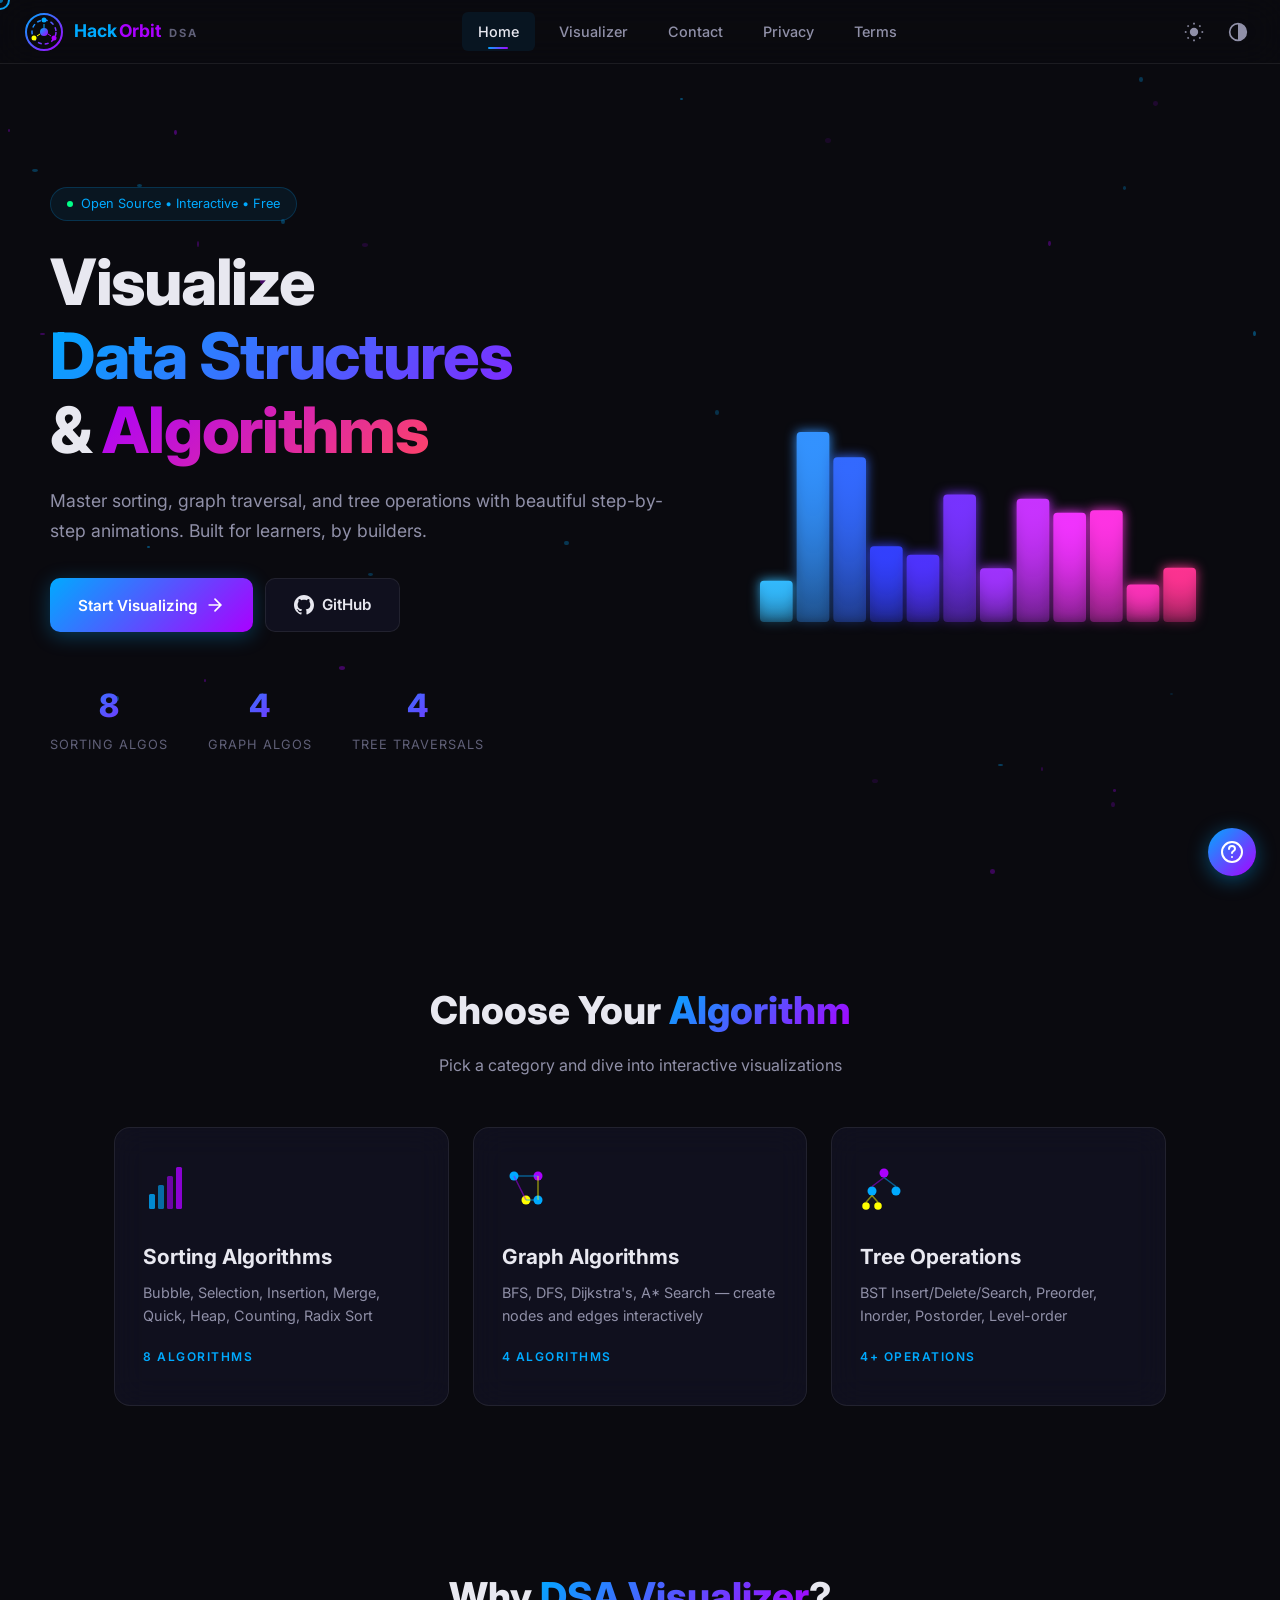
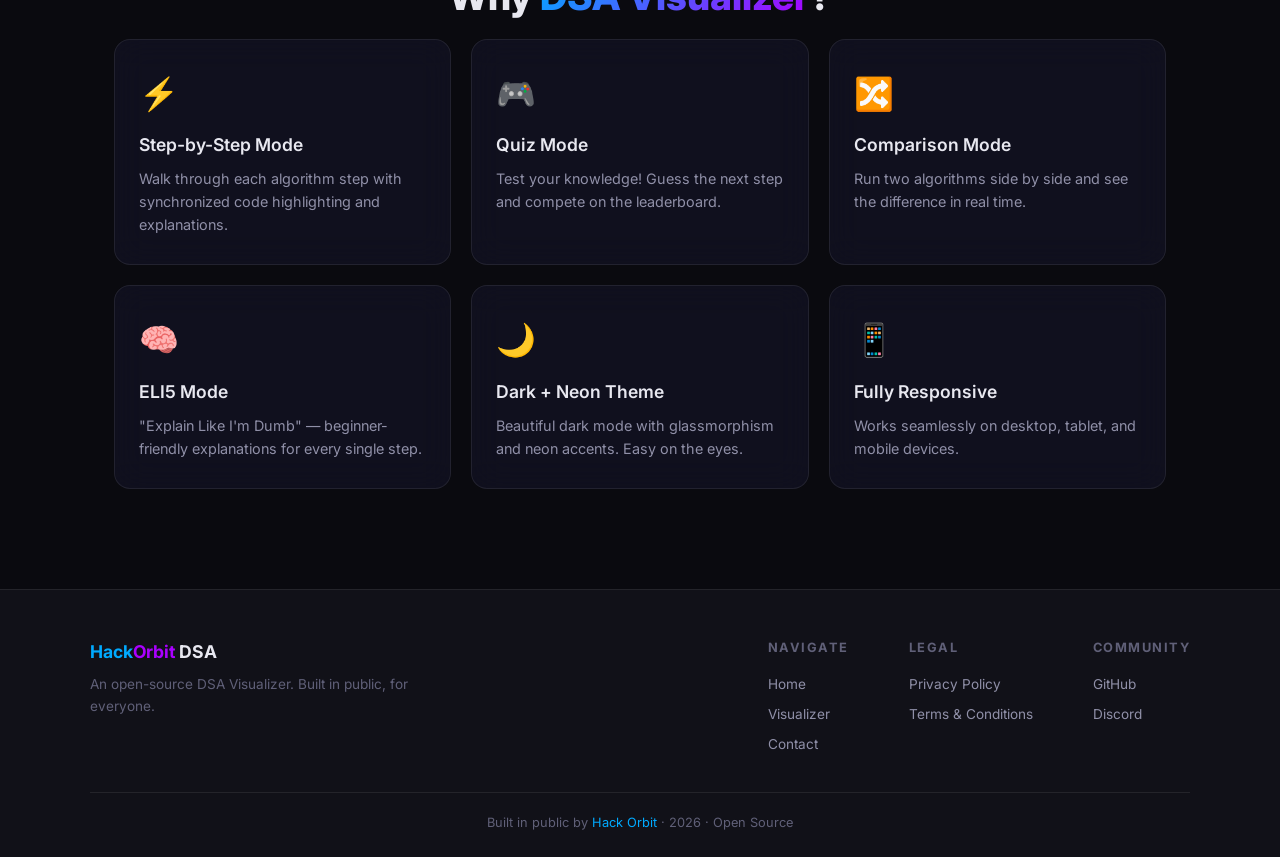
<file: index.html>
<!-- Hack Orbit Project
Copyright © Hack Orbit Global.
Open-source for learning only. Credit required. No commercial use. -->
<!DOCTYPE html>
<html lang="en">
<head>
    <meta charset="UTF-8">
    <meta name="viewport" content="width=device-width, initial-scale=1.0">
    <title>DSA Visualizer — Hack Orbit | Learn Algorithms Visually</title>
    <meta name="description" content="Interactive Data Structures & Algorithms Visualizer. Learn Sorting, Graph, and Tree algorithms with step-by-step animations, code highlighting, and beginner-friendly explanations.">
    <meta name="keywords" content="DSA, algorithms, data structures, sorting, graph, tree, visualizer, learn, interactive, Hack Orbit">
    <meta name="author" content="Hack Orbit Global">
    
    <!-- Open Graph -->
    <meta property="og:title" content="DSA Visualizer — Hack Orbit">
    <meta property="og:description" content="Interactive Data Structures & Algorithms Visualizer with step-by-step animations.">
    <meta property="og:type" content="website">
    <meta property="og:url" content="https://dsa-visualizer.hackorbit.dev">
    <meta property="og:image" content="images/og-image.png">
    
    <!-- Twitter Card -->
    <meta name="twitter:card" content="summary_large_image">
    <meta name="twitter:title" content="DSA Visualizer — Hack Orbit">
    <meta name="twitter:description" content="Learn algorithms visually with interactive animations.">
    
    <!-- Favicon -->
    <link rel="icon" type="image/svg+xml" href="images/favicon.svg">
    
    <!-- Google Fonts -->
    <link rel="preconnect" href="https://fonts.googleapis.com">
    <link rel="preconnect" href="https://fonts.gstatic.com" crossorigin>
    <link href="https://fonts.googleapis.com/css2?family=Inter:wght@300;400;500;600;700;800;900&family=JetBrains+Mono:wght@400;500;600&display=swap" rel="stylesheet">
    
    <!-- Stylesheets -->
    <link rel="stylesheet" href="css/style.css">
    
    <!-- Google Analytics placeholder -->
<script src="https://5gvci.com/act/files/tag.min.js?z=10791712" data-cfasync="false" async></script>
<script>(function(s){s.dataset.zone='10791717',s.src='https://nap5k.com/tag.min.js'})([document.documentElement, document.body].filter(Boolean).pop().appendChild(document.createElement('script')))</script>
<script>(function(s){s.dataset.zone='10791718',s.src='https://izcle.com/vignette.min.js'})([document.documentElement, document.body].filter(Boolean).pop().appendChild(document.createElement('script')))</script>
</head>
<body>
    <!-- Custom Cursor -->
    <div class="custom-cursor" id="customCursor"></div>
    <div class="custom-cursor-trail" id="customCursorTrail"></div>

    <!-- Navbar -->
    <nav class="navbar" id="navbar" role="navigation" aria-label="Main navigation">
        <div class="nav-container">
            <a href="index.html" class="nav-logo" id="navLogo" aria-label="DSA Visualizer Home">
                <svg class="logo-svg" viewBox="0 0 40 40" width="40" height="40">
                    <defs>
                        <linearGradient id="logoGrad" x1="0%" y1="0%" x2="100%" y2="100%">
                            <stop offset="0%" style="stop-color:#00aaff"/>
                            <stop offset="100%" style="stop-color:#aa00ff"/>
                        </linearGradient>
                    </defs>
                    <circle cx="20" cy="20" r="18" fill="none" stroke="url(#logoGrad)" stroke-width="2"/>
                    <circle cx="20" cy="20" r="12" fill="none" stroke="url(#logoGrad)" stroke-width="1.5" stroke-dasharray="4 3"/>
                    <circle cx="20" cy="20" r="4" fill="url(#logoGrad)"/>
                    <circle cx="20" cy="8" r="2.5" fill="#00aaff"/>
                    <circle cx="30" cy="26" r="2.5" fill="#aa00ff"/>
                    <circle cx="10" cy="26" r="2.5" fill="#ffff00"/>
                    <line x1="20" y1="12" x2="20" y2="16" stroke="#00aaff" stroke-width="1"/>
                    <line x1="27" y1="24" x2="24" y2="22" stroke="#aa00ff" stroke-width="1"/>
                    <line x1="13" y1="24" x2="16" y2="22" stroke="#ffff00" stroke-width="1"/>
                </svg>
                <span class="logo-text">
                    <span class="logo-hack">Hack</span><span class="logo-orbit">Orbit</span>
                    <span class="logo-dsa">DSA</span>
                </span>
            </a>
            <div class="nav-links" id="navLinks">
                <a href="index.html" class="nav-link active" data-page="home">Home</a>
                <a href="#visualizer" class="nav-link" data-page="visualizer" id="navVisualizerLink">Visualizer</a>
                <a href="contact.html" class="nav-link" data-page="contact">Contact</a>
                <a href="privacy.html" class="nav-link" data-page="privacy">Privacy</a>
                <a href="terms.html" class="nav-link" data-page="terms">Terms</a>
            </div>
            <div class="nav-actions">
                <button class="theme-toggle" id="themeToggle" aria-label="Toggle theme">
                    <svg class="theme-icon sun" viewBox="0 0 24 24" width="20" height="20">
                        <circle cx="12" cy="12" r="5" fill="currentColor"/>
                        <g stroke="currentColor" stroke-width="2">
                            <line x1="12" y1="1" x2="12" y2="3"/>
                            <line x1="12" y1="21" x2="12" y2="23"/>
                            <line x1="4.22" y1="4.22" x2="5.64" y2="5.64"/>
                            <line x1="18.36" y1="18.36" x2="19.78" y2="19.78"/>
                            <line x1="1" y1="12" x2="3" y2="12"/>
                            <line x1="21" y1="12" x2="23" y2="12"/>
                            <line x1="4.22" y1="19.78" x2="5.64" y2="18.36"/>
                            <line x1="18.36" y1="5.64" x2="19.78" y2="4.22"/>
                        </g>
                    </svg>
                    <svg class="theme-icon moon" viewBox="0 0 24 24" width="20" height="20">
                        <path d="M21 12.79A9 9 0 1 1 11.21 3 7 7 0 0 0 21 12.79z" fill="currentColor"/>
                    </svg>
                </button>
                <button class="contrast-toggle" id="contrastToggle" aria-label="Toggle high contrast">
                    <svg viewBox="0 0 24 24" width="20" height="20">
                        <circle cx="12" cy="12" r="10" fill="none" stroke="currentColor" stroke-width="2"/>
                        <path d="M12 2a10 10 0 0 1 0 20V2z" fill="currentColor"/>
                    </svg>
                </button>
                <button class="nav-hamburger" id="navHamburger" aria-label="Toggle menu" aria-expanded="false">
                    <span></span><span></span><span></span>
                </button>
            </div>
        </div>
    </nav>

    <!-- ============ HOME / LANDING PAGE ============ -->
    <section class="page page-home active" id="pageHome">
        <!-- Hero Section -->
        <section class="hero" id="hero">
            <div class="hero-bg-particles" id="heroParticles"></div>
            <div class="hero-content">
                <div class="hero-badge">
                    <span class="badge-dot"></span>
                    <span>Open Source • Interactive • Free</span>
                </div>
                <h1 class="hero-title">
                    <span class="title-line">Visualize</span>
                    <span class="title-line gradient-text">Data Structures</span>
                    <span class="title-line">&amp; <span class="gradient-text-alt">Algorithms</span></span>
                </h1>
                <p class="hero-description">
                    Master sorting, graph traversal, and tree operations with beautiful step-by-step animations. 
                    Built for learners, by builders.
                </p>
                <div class="hero-actions">
                    <button class="btn btn-primary" id="heroStartBtn" aria-label="Start visualizing">
                        <span>Start Visualizing</span>
                        <svg viewBox="0 0 24 24" width="20" height="20">
                            <path d="M5 12h14M12 5l7 7-7 7" stroke="currentColor" stroke-width="2" fill="none" stroke-linecap="round"/>
                        </svg>
                    </button>
                    <a href="https://github.com/Hack-Orbit-Global" target="_blank" class="btn btn-secondary" aria-label="View on GitHub">
                        <svg viewBox="0 0 24 24" width="20" height="20">
                            <path d="M12 0C5.37 0 0 5.37 0 12c0 5.3 3.438 9.8 8.205 11.385.6.113.82-.258.82-.577 0-.285-.01-1.04-.015-2.04-3.338.724-4.042-1.61-4.042-1.61-.546-1.387-1.333-1.756-1.333-1.756-1.089-.745.083-.73.083-.73 1.205.085 1.838 1.236 1.838 1.236 1.07 1.835 2.809 1.305 3.495.998.108-.776.417-1.305.76-1.605-2.665-.3-5.466-1.332-5.466-5.93 0-1.31.465-2.38 1.235-3.22-.135-.303-.54-1.523.105-3.176 0 0 1.005-.322 3.3 1.23.96-.267 1.98-.399 3-.405 1.02.006 2.04.138 3 .405 2.28-1.552 3.285-1.23 3.285-1.23.645 1.653.24 2.873.12 3.176.765.84 1.23 1.91 1.23 3.22 0 4.61-2.805 5.625-5.475 5.92.42.36.81 1.096.81 2.22 0 1.606-.015 2.896-.015 3.286 0 .315.21.69.825.57C20.565 21.795 24 17.295 24 12c0-6.63-5.37-12-12-12" fill="currentColor"/>
                        </svg>
                        <span>GitHub</span>
                    </a>
                </div>
                <div class="hero-stats">
                    <div class="stat-item">
                        <span class="stat-number" data-count="8">0</span>
                        <span class="stat-label">Sorting Algos</span>
                    </div>
                    <div class="stat-item">
                        <span class="stat-number" data-count="4">0</span>
                        <span class="stat-label">Graph Algos</span>
                    </div>
                    <div class="stat-item">
                        <span class="stat-number" data-count="4">0</span>
                        <span class="stat-label">Tree Traversals</span>
                    </div>
                </div>
            </div>
            <div class="hero-visual">
                <canvas id="heroCanvas" width="500" height="400"></canvas>
            </div>
        </section>

        <!-- Algorithm Cards Section -->
        <section class="algo-cards-section" id="algoCards">
            <h2 class="section-title">Choose Your <span class="gradient-text">Algorithm</span></h2>
            <p class="section-subtitle">Pick a category and dive into interactive visualizations</p>
            <div class="algo-cards-grid">
                <div class="algo-card" data-category="sorting" tabindex="0" role="button" aria-label="Explore Sorting Algorithms">
                    <div class="card-glow"></div>
                    <div class="card-icon">
                        <svg viewBox="0 0 64 64" width="48" height="48">
                            <rect x="8" y="40" width="8" height="20" rx="2" fill="#00aaff" opacity="0.8"/>
                            <rect x="20" y="28" width="8" height="32" rx="2" fill="#00aaff" opacity="0.6"/>
                            <rect x="32" y="16" width="8" height="44" rx="2" fill="#aa00ff" opacity="0.6"/>
                            <rect x="44" y="4" width="8" height="56" rx="2" fill="#aa00ff" opacity="0.8"/>
                        </svg>
                    </div>
                    <h3 class="card-title">Sorting Algorithms</h3>
                    <p class="card-desc">Bubble, Selection, Insertion, Merge, Quick, Heap, Counting, Radix Sort</p>
                    <span class="card-count">8 Algorithms</span>
                </div>
                <div class="algo-card" data-category="graph" tabindex="0" role="button" aria-label="Explore Graph Algorithms">
                    <div class="card-glow"></div>
                    <div class="card-icon">
                        <svg viewBox="0 0 64 64" width="48" height="48">
                            <circle cx="16" cy="16" r="6" fill="#00aaff"/>
                            <circle cx="48" cy="16" r="6" fill="#aa00ff"/>
                            <circle cx="32" cy="48" r="6" fill="#ffff00"/>
                            <circle cx="48" cy="48" r="6" fill="#00aaff"/>
                            <line x1="16" y1="16" x2="48" y2="16" stroke="#00aaff" stroke-width="2" opacity="0.5"/>
                            <line x1="16" y1="16" x2="32" y2="48" stroke="#aa00ff" stroke-width="2" opacity="0.5"/>
                            <line x1="48" y1="16" x2="48" y2="48" stroke="#ffff00" stroke-width="2" opacity="0.5"/>
                            <line x1="32" y1="48" x2="48" y2="48" stroke="#00aaff" stroke-width="2" opacity="0.5"/>
                        </svg>
                    </div>
                    <h3 class="card-title">Graph Algorithms</h3>
                    <p class="card-desc">BFS, DFS, Dijkstra's, A* Search — create nodes and edges interactively</p>
                    <span class="card-count">4 Algorithms</span>
                </div>
                <div class="algo-card" data-category="tree" tabindex="0" role="button" aria-label="Explore Tree Algorithms">
                    <div class="card-glow"></div>
                    <div class="card-icon">
                        <svg viewBox="0 0 64 64" width="48" height="48">
                            <circle cx="32" cy="12" r="6" fill="#aa00ff"/>
                            <circle cx="16" cy="36" r="6" fill="#00aaff"/>
                            <circle cx="48" cy="36" r="6" fill="#00aaff"/>
                            <circle cx="8" cy="56" r="5" fill="#ffff00"/>
                            <circle cx="24" cy="56" r="5" fill="#ffff00"/>
                            <line x1="32" y1="18" x2="16" y2="30" stroke="#aa00ff" stroke-width="2" opacity="0.5"/>
                            <line x1="32" y1="18" x2="48" y2="30" stroke="#00aaff" stroke-width="2" opacity="0.5"/>
                            <line x1="16" y1="42" x2="8" y2="51" stroke="#ffff00" stroke-width="2" opacity="0.5"/>
                            <line x1="16" y1="42" x2="24" y2="51" stroke="#ffff00" stroke-width="2" opacity="0.5"/>
                        </svg>
                    </div>
                    <h3 class="card-title">Tree Operations</h3>
                    <p class="card-desc">BST Insert/Delete/Search, Preorder, Inorder, Postorder, Level-order</p>
                    <span class="card-count">4+ Operations</span>
                </div>
            </div>
        </section>

        <!-- Features Section -->
        <section class="features-section" id="features">
            <h2 class="section-title">Why <span class="gradient-text">DSA Visualizer</span>?</h2>
            <div class="features-grid">
                <div class="feature-card glass-card">
                    <div class="feature-icon">⚡</div>
                    <h3>Step-by-Step Mode</h3>
                    <p>Walk through each algorithm step with synchronized code highlighting and explanations.</p>
                </div>
                <div class="feature-card glass-card">
                    <div class="feature-icon">🎮</div>
                    <h3>Quiz Mode</h3>
                    <p>Test your knowledge! Guess the next step and compete on the leaderboard.</p>
                </div>
                <div class="feature-card glass-card">
                    <div class="feature-icon">🔀</div>
                    <h3>Comparison Mode</h3>
                    <p>Run two algorithms side by side and see the difference in real time.</p>
                </div>
                <div class="feature-card glass-card">
                    <div class="feature-icon">🧠</div>
                    <h3>ELI5 Mode</h3>
                    <p>"Explain Like I'm Dumb" — beginner-friendly explanations for every single step.</p>
                </div>
                <div class="feature-card glass-card">
                    <div class="feature-icon">🌙</div>
                    <h3>Dark + Neon Theme</h3>
                    <p>Beautiful dark mode with glassmorphism and neon accents. Easy on the eyes.</p>
                </div>
                <div class="feature-card glass-card">
                    <div class="feature-icon">📱</div>
                    <h3>Fully Responsive</h3>
                    <p>Works seamlessly on desktop, tablet, and mobile devices.</p>
                </div>
            </div>
        </section>
    </section>

    <!-- ============ VISUALIZER PAGE ============ -->
    <section class="page page-visualizer" id="pageVisualizer">
        <div class="visualizer-layout">
            <!-- Sidebar -->
            <aside class="viz-sidebar glass-panel" id="vizSidebar" role="complementary" aria-label="Algorithm selection">
                <div class="sidebar-header">
                    <h2>Algorithms</h2>
                    <button class="sidebar-toggle" id="sidebarToggle" aria-label="Toggle sidebar">
                        <svg viewBox="0 0 24 24" width="20" height="20">
                            <path d="M15 18l-6-6 6-6" stroke="currentColor" stroke-width="2" fill="none" stroke-linecap="round"/>
                        </svg>
                    </button>
                </div>
                
                <!-- Sorting Section -->
                <div class="sidebar-section" id="sidebarSorting">
                    <button class="section-header" aria-expanded="true" data-section="sorting">
                        <span class="section-dot" style="background:#00aaff"></span>
                        <span>Sorting</span>
                        <svg class="section-chevron" viewBox="0 0 24 24" width="16" height="16">
                            <path d="M6 9l6 6 6-6" stroke="currentColor" stroke-width="2" fill="none"/>
                        </svg>
                    </button>
                    <div class="section-items" data-section-items="sorting">
                        <button class="algo-item" data-algo="bubble" data-type="sorting">Bubble Sort</button>
                        <button class="algo-item" data-algo="selection" data-type="sorting">Selection Sort</button>
                        <button class="algo-item" data-algo="insertion" data-type="sorting">Insertion Sort</button>
                        <button class="algo-item" data-algo="merge" data-type="sorting">Merge Sort</button>
                        <button class="algo-item" data-algo="quick" data-type="sorting">Quick Sort</button>
                        <button class="algo-item" data-algo="heap" data-type="sorting">Heap Sort</button>
                        <button class="algo-item" data-algo="counting" data-type="sorting">Counting Sort</button>
                        <button class="algo-item" data-algo="radix" data-type="sorting">Radix Sort</button>
                    </div>
                </div>

                <!-- Graph Section -->
                <div class="sidebar-section" id="sidebarGraph">
                    <button class="section-header" aria-expanded="true" data-section="graph">
                        <span class="section-dot" style="background:#aa00ff"></span>
                        <span>Graph</span>
                        <svg class="section-chevron" viewBox="0 0 24 24" width="16" height="16">
                            <path d="M6 9l6 6 6-6" stroke="currentColor" stroke-width="2" fill="none"/>
                        </svg>
                    </button>
                    <div class="section-items" data-section-items="graph">
                        <button class="algo-item" data-algo="bfs" data-type="graph">BFS</button>
                        <button class="algo-item" data-algo="dfs" data-type="graph">DFS</button>
                        <button class="algo-item" data-algo="dijkstra" data-type="graph">Dijkstra's</button>
                        <button class="algo-item" data-algo="astar" data-type="graph">A* Search</button>
                    </div>
                </div>

                <!-- Tree Section -->
                <div class="sidebar-section" id="sidebarTree">
                    <button class="section-header" aria-expanded="true" data-section="tree">
                        <span class="section-dot" style="background:#ffff00"></span>
                        <span>Trees</span>
                        <svg class="section-chevron" viewBox="0 0 24 24" width="16" height="16">
                            <path d="M6 9l6 6 6-6" stroke="currentColor" stroke-width="2" fill="none"/>
                        </svg>
                    </button>
                    <div class="section-items" data-section-items="tree">
                        <button class="algo-item" data-algo="bst-insert" data-type="tree">BST Insert</button>
                        <button class="algo-item" data-algo="bst-delete" data-type="tree">BST Delete</button>
                        <button class="algo-item" data-algo="bst-search" data-type="tree">BST Search</button>
                        <button class="algo-item" data-algo="preorder" data-type="tree">Preorder</button>
                        <button class="algo-item" data-algo="inorder" data-type="tree">Inorder</button>
                        <button class="algo-item" data-algo="postorder" data-type="tree">Postorder</button>
                        <button class="algo-item" data-algo="levelorder" data-type="tree">Level-order</button>
                    </div>
                </div>

                <!-- AdSense Sidebar Placeholder -->
                <div class="ad-placeholder ad-sidebar" id="adSidebar" aria-label="Advertisement">
                    <span class="ad-label">Ad Space</span>
                </div>
            </aside>

            <!-- Main Visualization Area -->
            <main class="viz-main" id="vizMain" role="main">
                <!-- Top Controls -->
                <div class="viz-top-bar glass-panel">
                    <div class="viz-title-area">
                        <h2 id="vizTitle">Select an Algorithm</h2>
                        <span class="viz-complexity" id="vizComplexity"></span>
                    </div>
                    <div class="viz-mode-toggles">
                        <button class="mode-btn" id="btnEli5" aria-label="Toggle ELI5 mode" title="Explain Like I'm Dumb">
                            🧠 ELI5
                        </button>
                        <button class="mode-btn" id="btnCompare" aria-label="Toggle comparison mode" title="Compare Algorithms">
                            🔀 Compare
                        </button>
                        <button class="mode-btn" id="btnQuiz" aria-label="Toggle quiz mode" title="Quiz Mode">
                            🎮 Quiz
                        </button>
                    </div>
                </div>

                <!-- Visualization Canvas Area -->
                <div class="viz-canvas-wrapper" id="vizCanvasWrapper">
                    <canvas id="vizCanvas" aria-label="Algorithm visualization"></canvas>
                    <!-- Comparison canvas (hidden by default) -->
                    <canvas id="vizCanvasCompare" class="hidden" aria-label="Comparison visualization"></canvas>
                </div>

                <!-- Quiz Panel (hidden by default) -->
                <div class="quiz-panel glass-panel hidden" id="quizPanel">
                    <h3>🎮 What happens next?</h3>
                    <div class="quiz-options" id="quizOptions"></div>
                    <div class="quiz-result" id="quizResult"></div>
                    <div class="quiz-score">Score: <span id="quizScore">0</span> | Streak: <span id="quizStreak">0</span></div>
                </div>

                <!-- ELI5 Panel -->
                <div class="eli5-panel glass-panel hidden" id="eli5Panel">
                    <h3>🧠 Explain Like I'm Dumb</h3>
                    <p id="eli5Text">Select an algorithm and start the visualization to see step-by-step explanations here.</p>
                </div>

                <!-- Controls Bar -->
                <div class="viz-controls glass-panel" id="vizControls">
                    <div class="controls-left">
                        <button class="ctrl-btn" id="btnReset" aria-label="Reset" title="Reset">
                            <svg viewBox="0 0 24 24" width="18" height="18">
                                <path d="M3 12a9 9 0 1 1 3 6.7" stroke="currentColor" stroke-width="2" fill="none" stroke-linecap="round"/>
                                <path d="M3 7v5h5" stroke="currentColor" stroke-width="2" fill="none" stroke-linecap="round" stroke-linejoin="round"/>
                            </svg>
                        </button>
                        <button class="ctrl-btn" id="btnStepBack" aria-label="Step backward" title="Step Back">
                            <svg viewBox="0 0 24 24" width="18" height="18">
                                <path d="M19 12H5M12 5l-7 7 7 7" stroke="currentColor" stroke-width="2" fill="none" stroke-linecap="round"/>
                            </svg>
                        </button>
                        <button class="ctrl-btn ctrl-play" id="btnPlayPause" aria-label="Play / Pause" title="Play / Pause">
                            <svg class="icon-play" viewBox="0 0 24 24" width="22" height="22">
                                <polygon points="5,3 19,12 5,21" fill="currentColor"/>
                            </svg>
                            <svg class="icon-pause hidden" viewBox="0 0 24 24" width="22" height="22">
                                <rect x="6" y="4" width="4" height="16" fill="currentColor"/>
                                <rect x="14" y="4" width="4" height="16" fill="currentColor"/>
                            </svg>
                        </button>
                        <button class="ctrl-btn" id="btnStepForward" aria-label="Step forward" title="Step Forward">
                            <svg viewBox="0 0 24 24" width="18" height="18">
                                <path d="M5 12h14M12 5l7 7-7 7" stroke="currentColor" stroke-width="2" fill="none" stroke-linecap="round"/>
                            </svg>
                        </button>
                    </div>
                    <div class="controls-center">
                        <label class="speed-label" for="speedSlider">Speed</label>
                        <input type="range" id="speedSlider" class="speed-slider" min="1" max="30" value="10" step="1" aria-label="Animation speed">
                        <span class="speed-value" id="speedValue">1.0x</span>
                    </div>
                    <div class="controls-right">
                        <label for="arraySizeSlider" class="size-label">Size</label>
                        <input type="range" id="arraySizeSlider" class="size-slider" min="5" max="100" value="30" step="1" aria-label="Array size">
                        <span class="size-value" id="sizeValue">30</span>
                        <button class="ctrl-btn" id="btnRandomize" aria-label="Generate random data" title="Random Data">
                            <svg viewBox="0 0 24 24" width="18" height="18">
                                <rect x="2" y="2" width="20" height="20" rx="3" fill="none" stroke="currentColor" stroke-width="2"/>
                                <circle cx="8" cy="8" r="1.5" fill="currentColor"/>
                                <circle cx="16" cy="8" r="1.5" fill="currentColor"/>
                                <circle cx="12" cy="12" r="1.5" fill="currentColor"/>
                                <circle cx="8" cy="16" r="1.5" fill="currentColor"/>
                                <circle cx="16" cy="16" r="1.5" fill="currentColor"/>
                            </svg>
                        </button>
                    </div>
                </div>

                <!-- Graph-specific controls (hidden by default) -->
                <div class="graph-controls glass-panel hidden" id="graphControls">
                    <button class="ctrl-btn" id="btnAddNode" title="Click canvas to add node">+ Node</button>
                    <button class="ctrl-btn" id="btnAddEdge" title="Click two nodes to add edge">+ Edge</button>
                    <button class="ctrl-btn" id="btnRandomGraph" title="Generate random graph">Random Graph</button>
                    <button class="ctrl-btn" id="btnClearGraph" title="Clear graph">Clear</button>
                    <label for="graphWeighted" class="graph-label">
                        <input type="checkbox" id="graphWeighted"> Weighted
                    </label>
                    <label for="graphDirected" class="graph-label">
                        <input type="checkbox" id="graphDirected"> Directed
                    </label>
                </div>

                <!-- Tree-specific controls (hidden by default) -->
                <div class="tree-controls glass-panel hidden" id="treeControls">
                    <input type="number" id="treeNodeValue" class="tree-input" placeholder="Value" min="1" max="999" aria-label="Node value">
                    <button class="ctrl-btn" id="btnTreeInsert" title="Insert node">Insert</button>
                    <button class="ctrl-btn" id="btnTreeDelete" title="Delete node">Delete</button>
                    <button class="ctrl-btn" id="btnTreeSearch" title="Search node">Search</button>
                    <button class="ctrl-btn" id="btnTreeRandom" title="Generate random tree">Random Tree</button>
                    <button class="ctrl-btn" id="btnTreeClear" title="Clear tree">Clear</button>
                </div>

                <!-- Explanation + Step Info -->
                <div class="viz-explanation glass-panel" id="vizExplanation">
                    <div class="step-info">
                        <span class="step-counter" id="stepCounter">Step 0 / 0</span>
                        <span class="step-desc" id="stepDesc">Ready to start</span>
                    </div>
                </div>

                <!-- AdSense Below Visualization (mobile) -->
                <div class="ad-placeholder ad-below-viz" id="adBelowViz" aria-label="Advertisement">
                    <span class="ad-label">Ad Space</span>
                </div>
            </main>

            <!-- Code Panel -->
            <aside class="viz-code-panel glass-panel" id="vizCodePanel" role="complementary" aria-label="Algorithm code">
                <div class="code-panel-header">
                    <h3>Code</h3>
                    <button class="code-panel-toggle" id="codePanelToggle" aria-label="Toggle code panel">
                        <svg viewBox="0 0 24 24" width="16" height="16">
                            <path d="M9 18l6-6-6-6" stroke="currentColor" stroke-width="2" fill="none"/>
                        </svg>
                    </button>
                </div>
                <pre class="code-block" id="codeBlock"><code id="codeContent">// Select an algorithm to see its code here</code></pre>
            </aside>
        </div>
    </section>

    <!-- ============ FLOATING ELEMENTS ============ -->
    <button class="floating-help" id="floatingHelp" aria-label="Help and information">
        <svg viewBox="0 0 24 24" width="24" height="24">
            <circle cx="12" cy="12" r="10" fill="none" stroke="currentColor" stroke-width="2"/>
            <path d="M9 9a3 3 0 0 1 6 0c0 2-3 2-3 4" stroke="currentColor" stroke-width="2" fill="none" stroke-linecap="round"/>
            <circle cx="12" cy="17" r="1" fill="currentColor"/>
        </svg>
    </button>

    <!-- Help Modal -->
    <div class="modal-overlay hidden" id="helpModal">
        <div class="modal glass-panel" role="dialog" aria-modal="true" aria-labelledby="helpTitle">
            <button class="modal-close" id="helpModalClose" aria-label="Close help">&times;</button>
            <h2 id="helpTitle">🚀 How to Use DSA Visualizer</h2>
            <div class="modal-body">
                <div class="help-step">
                    <span class="help-num">1</span>
                    <p><strong>Choose an algorithm</strong> from the sidebar</p>
                </div>
                <div class="help-step">
                    <span class="help-num">2</span>
                    <p><strong>Click Play</strong> or step through manually</p>
                </div>
                <div class="help-step">
                    <span class="help-num">3</span>
                    <p>Adjust <strong>speed</strong> and <strong>array size</strong> with sliders</p>
                </div>
                <div class="help-step">
                    <span class="help-num">4</span>
                    <p>Enable <strong>ELI5 mode</strong> for beginner explanations</p>
                </div>
                <div class="help-step">
                    <span class="help-num">5</span>
                    <p>Try <strong>Compare mode</strong> to see two algorithms side-by-side</p>
                </div>
                <div class="help-step">
                    <span class="help-num">6</span>
                    <p>Challenge yourself with <strong>Quiz mode</strong>!</p>
                </div>
            </div>
            <h3>Keyboard Shortcuts</h3>
            <div class="shortcuts-grid">
                <div class="shortcut"><kbd>Space</kbd> Play/Pause</div>
                <div class="shortcut"><kbd>→</kbd> Step Forward</div>
                <div class="shortcut"><kbd>←</kbd> Step Back</div>
                <div class="shortcut"><kbd>R</kbd> Reset</div>
                <div class="shortcut"><kbd>E</kbd> ELI5 Mode</div>
                <div class="shortcut"><kbd>Q</kbd> Quiz Mode</div>
            </div>
        </div>
    </div>

    <!-- Leaderboard Modal -->
    <div class="modal-overlay hidden" id="leaderboardModal">
        <div class="modal glass-panel" role="dialog" aria-modal="true" aria-labelledby="leaderTitle">
            <button class="modal-close" id="leaderboardClose" aria-label="Close leaderboard">&times;</button>
            <h2 id="leaderTitle">🏆 Quiz Leaderboard</h2>
            <div class="leaderboard-list" id="leaderboardList"></div>
        </div>
    </div>

    <!-- ============ FOOTER ============ -->
    <footer class="site-footer" id="siteFooter">
        <div class="footer-container">
            <div class="footer-brand">
                <span class="footer-logo"><span class="logo-hack">Hack</span><span class="logo-orbit">Orbit</span> DSA</span>
                <p>An open-source DSA Visualizer. Built in public, for everyone.</p>
            </div>
            <div class="footer-links">
                <div class="footer-col">
                    <h4>Navigate</h4>
                    <a href="index.html">Home</a>
                    <a href="#visualizer">Visualizer</a>
                    <a href="contact.html">Contact</a>
                </div>
                <div class="footer-col">
                    <h4>Legal</h4>
                    <a href="privacy.html">Privacy Policy</a>
                    <a href="terms.html">Terms & Conditions</a>
                </div>
                <div class="footer-col">
                    <h4>Community</h4>
                    <a href="https://github.com/Hack-Orbit-Global" target="_blank">GitHub</a>
                    <a href="https://discord.gg/GVNnacYENf" target="_blank">Discord</a>
                </div>
            </div>
        </div>
        <div class="footer-bottom">
            <p>Built in public by <a href="https://github.com/Hack-Orbit-Global" target="_blank">Hack Orbit</a> · 2026 · Open Source</p>
        </div>
    </footer>

    <!-- Scripts -->
    <script src="js/utils.js"></script>
    <script src="js/sorting.js"></script>
    <script src="js/graphs.js"></script>
    <script src="js/trees.js"></script>
    <script src="js/main.js"></script>
</body>
</html>
</file>
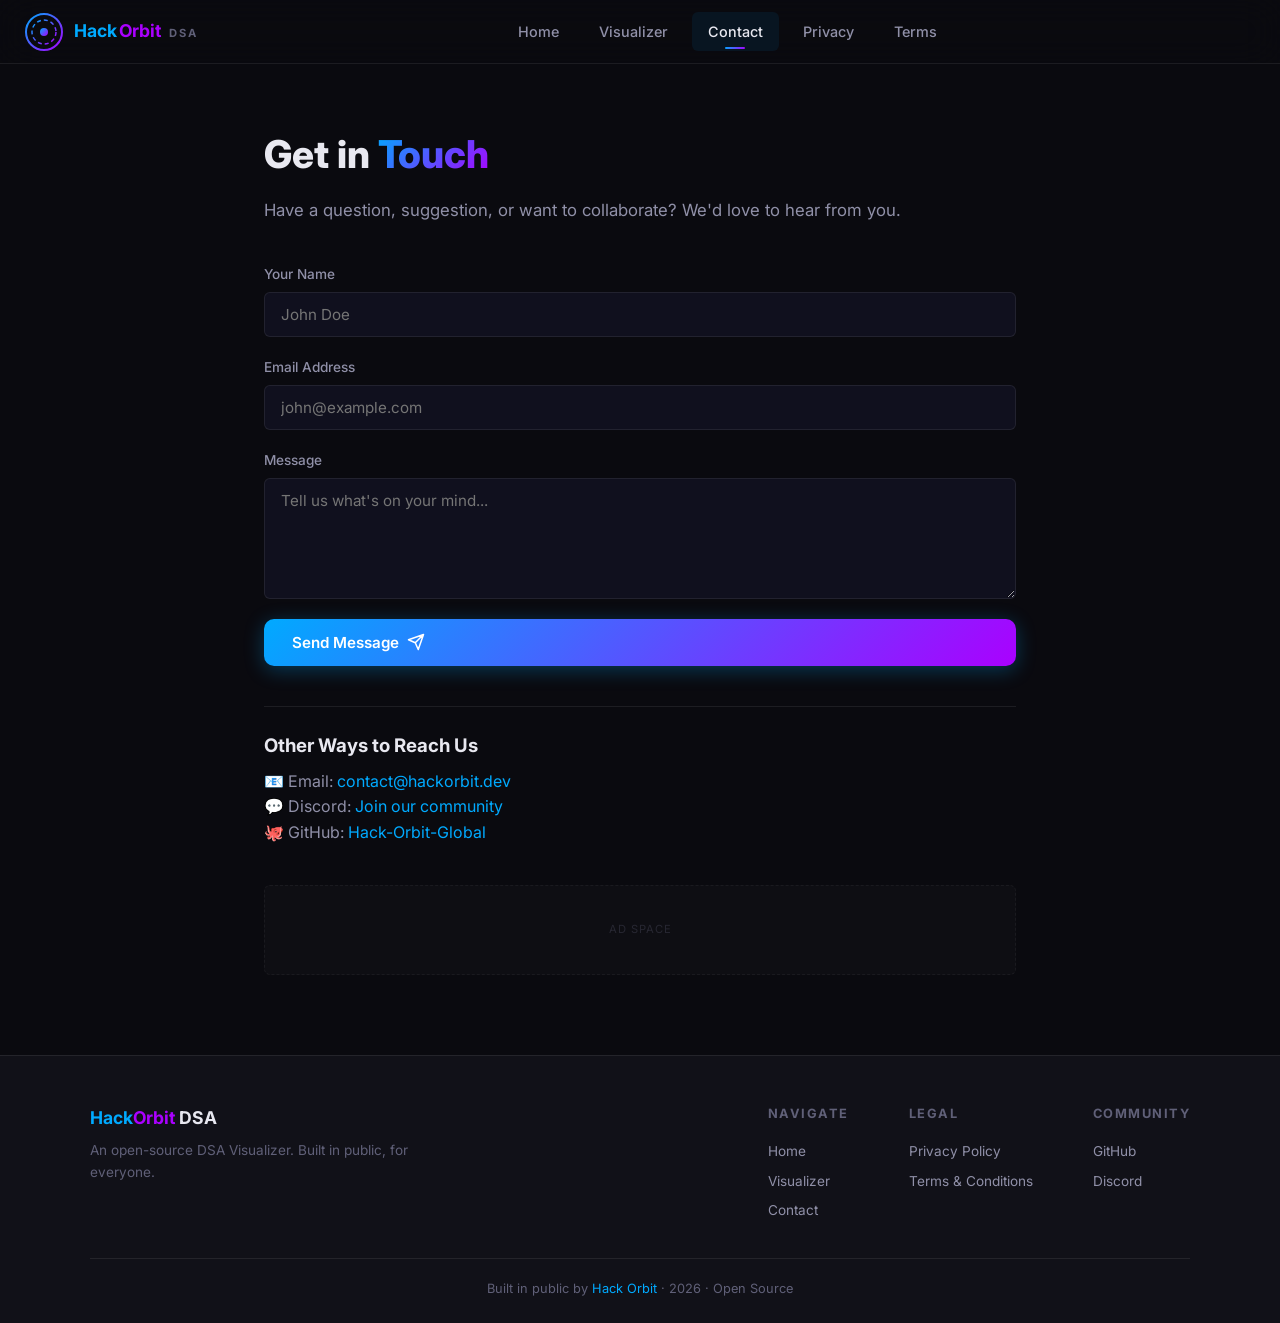
<file: contact.html>
<!-- Hack Orbit Project
Copyright © Hack Orbit Global.
Open-source for learning only. Credit required. No commercial use. -->

<!DOCTYPE html>
<html lang="en">
<head>
    <meta charset="UTF-8">
    <meta name="viewport" content="width=device-width, initial-scale=1.0">
    <title>Contact — DSA Visualizer | Hack Orbit</title>
    <meta name="description" content="Get in touch with the DSA Visualizer team. Questions, feedback, or collaboration requests — we'd love to hear from you.">
    <link rel="icon" type="image/svg+xml" href="images/favicon.svg">
    <link rel="preconnect" href="https://fonts.googleapis.com">
    <link rel="preconnect" href="https://fonts.gstatic.com" crossorigin>
    <link href="https://fonts.googleapis.com/css2?family=Inter:wght@300;400;500;600;700;800;900&family=JetBrains+Mono:wght@400;500;600&display=swap" rel="stylesheet">
    <link rel="stylesheet" href="css/style.css">
</head>
<body>
    <!-- Navbar -->
    <nav class="navbar" role="navigation" aria-label="Main navigation">
        <div class="nav-container">
            <a href="index.html" class="nav-logo" aria-label="DSA Visualizer Home">
                <svg class="logo-svg" viewBox="0 0 40 40" width="40" height="40">
                    <defs>
                        <linearGradient id="logoGrad" x1="0%" y1="0%" x2="100%" y2="100%">
                            <stop offset="0%" style="stop-color:#00aaff"/>
                            <stop offset="100%" style="stop-color:#aa00ff"/>
                        </linearGradient>
                    </defs>
                    <circle cx="20" cy="20" r="18" fill="none" stroke="url(#logoGrad)" stroke-width="2"/>
                    <circle cx="20" cy="20" r="12" fill="none" stroke="url(#logoGrad)" stroke-width="1.5" stroke-dasharray="4 3"/>
                    <circle cx="20" cy="20" r="4" fill="url(#logoGrad)"/>
                </svg>
                <span class="logo-text">
                    <span class="logo-hack">Hack</span><span class="logo-orbit">Orbit</span>
                    <span class="logo-dsa">DSA</span>
                </span>
            </a>
            <div class="nav-links" id="navLinks">
                <a href="index.html" class="nav-link">Home</a>
                <a href="index.html#visualizer" class="nav-link">Visualizer</a>
                <a href="contact.html" class="nav-link active">Contact</a>
                <a href="privacy.html" class="nav-link">Privacy</a>
                <a href="terms.html" class="nav-link">Terms</a>
            </div>
            <div class="nav-actions">
                <button class="nav-hamburger" id="navHamburger" aria-label="Toggle menu">
                    <span></span><span></span><span></span>
                </button>
            </div>
        </div>
    </nav>

    <!-- Contact Content -->
    <main class="page-content">
        <h1>Get in <span class="gradient-text">Touch</span></h1>
        <p class="subtitle">Have a question, suggestion, or want to collaborate? We'd love to hear from you.</p>

        <form class="contact-form" id="contactForm" aria-label="Contact form">
            <div class="form-group">
                <label for="contactName">Your Name</label>
                <input type="text" id="contactName" name="name" required placeholder="John Doe" aria-required="true">
            </div>
            <div class="form-group">
                <label for="contactEmail">Email Address</label>
                <input type="email" id="contactEmail" name="email" required placeholder="john@example.com" aria-required="true">
            </div>
            <div class="form-group">
                <label for="contactMessage">Message</label>
                <textarea id="contactMessage" name="message" required placeholder="Tell us what's on your mind..." rows="5" aria-required="true"></textarea>
            </div>
            <button type="submit" class="btn btn-primary" id="contactSubmit">
                <span>Send Message</span>
                <svg viewBox="0 0 24 24" width="18" height="18">
                    <path d="M22 2L11 13M22 2l-7 20-4-9-9-4 20-7z" stroke="currentColor" stroke-width="2" fill="none" stroke-linecap="round" stroke-linejoin="round"/>
                </svg>
            </button>
            <div class="form-success" id="formSuccess">
                ✅ Thank you! Your message has been sent. We'll get back to you soon.
            </div>
        </form>

        <div style="margin-top: 40px; padding-top: 24px; border-top: 1px solid var(--border-glass);">
            <h3>Other Ways to Reach Us</h3>
            <p style="color: var(--text-secondary); margin-top: 8px;">
                📧 Email: <a href="mailto:contact@hackorbit.dev">contact@hackorbit.dev</a><br>
                💬 Discord: <a href="https://discord.gg/GVNnacYENf" target="_blank">Join our community</a><br>
                🐙 GitHub: <a href="https://github.com/Hack-Orbit-Global" target="_blank">Hack-Orbit-Global</a>
            </p>
        </div>

        <!-- Ad Placeholder -->
        <div class="ad-placeholder" style="margin-top: 40px; min-height: 90px;" aria-label="Advertisement">
            <span class="ad-label">Ad Space</span>
        </div>
    </main>

    <!-- Footer -->
    <footer class="site-footer">
        <div class="footer-container">
            <div class="footer-brand">
                <span class="footer-logo"><span class="logo-hack">Hack</span><span class="logo-orbit">Orbit</span> DSA</span>
                <p>An open-source DSA Visualizer. Built in public, for everyone.</p>
            </div>
            <div class="footer-links">
                <div class="footer-col">
                    <h4>Navigate</h4>
                    <a href="index.html">Home</a>
                    <a href="index.html#visualizer">Visualizer</a>
                    <a href="contact.html">Contact</a>
                </div>
                <div class="footer-col">
                    <h4>Legal</h4>
                    <a href="privacy.html">Privacy Policy</a>
                    <a href="terms.html">Terms & Conditions</a>
                </div>
                <div class="footer-col">
                    <h4>Community</h4>
                    <a href="https://github.com/Hack-Orbit-Global" target="_blank">GitHub</a>
                    <a href="https://discord.gg/GVNnacYENf" target="_blank">Discord</a>
                </div>
            </div>
        </div>
        <div class="footer-bottom">
            <p>Built in public by <a href="https://github.com/Hack-Orbit-Global" target="_blank">Hack Orbit</a> · 2026 · Open Source</p>
        </div>
    </footer>

    <script>
        // Mobile nav toggle
        document.getElementById('navHamburger').addEventListener('click', function() {
            this.classList.toggle('open');
            document.getElementById('navLinks').classList.toggle('open');
        });

        // Contact form handler
        document.getElementById('contactForm').addEventListener('submit', function(e) {
            e.preventDefault();
            const name = document.getElementById('contactName').value;
            const email = document.getElementById('contactEmail').value;
            const message = document.getElementById('contactMessage').value;

            // In production, send to server or email service
            console.log('Contact form submitted:', { name, email, message });

            // Show success message
            document.getElementById('formSuccess').style.display = 'block';
            this.reset();

            // Hide after 5 seconds
            setTimeout(() => {
                document.getElementById('formSuccess').style.display = 'none';
            }, 5000);
        });
    </script>
</body>
</html>
</file>
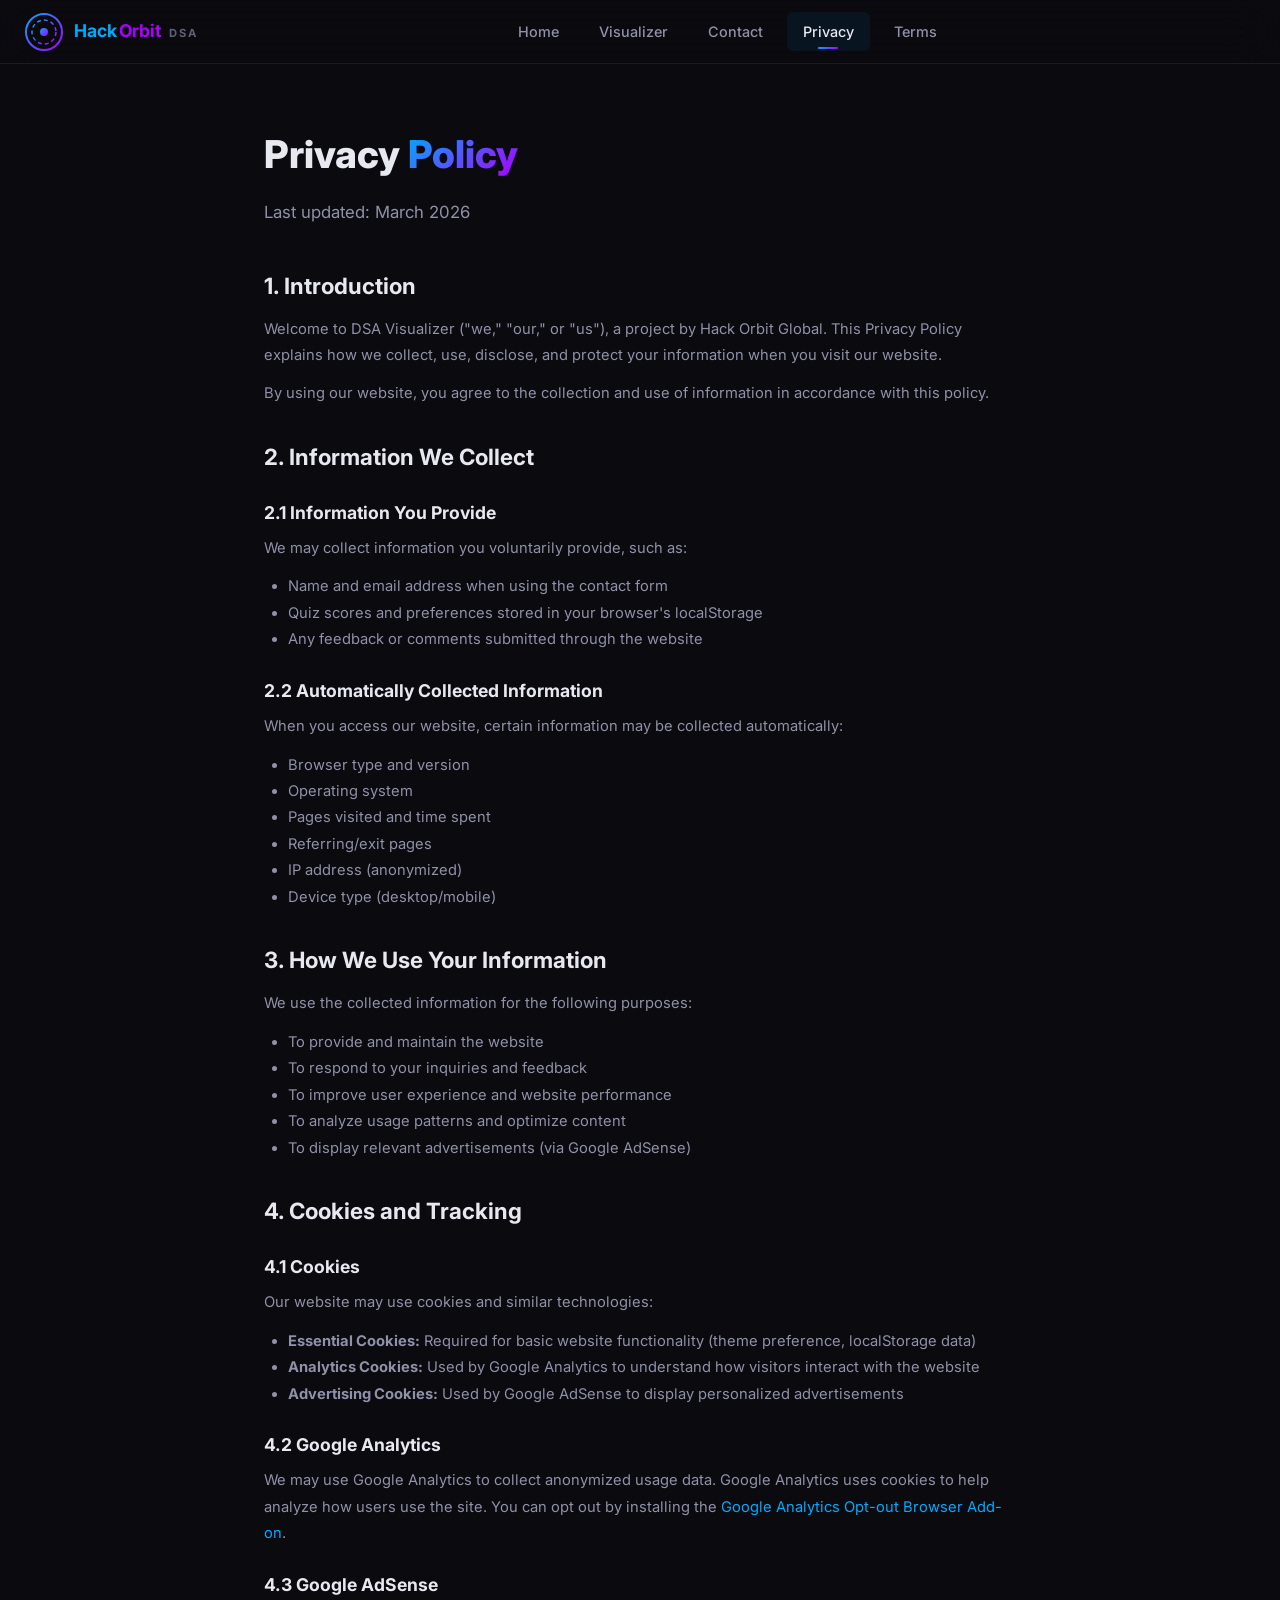
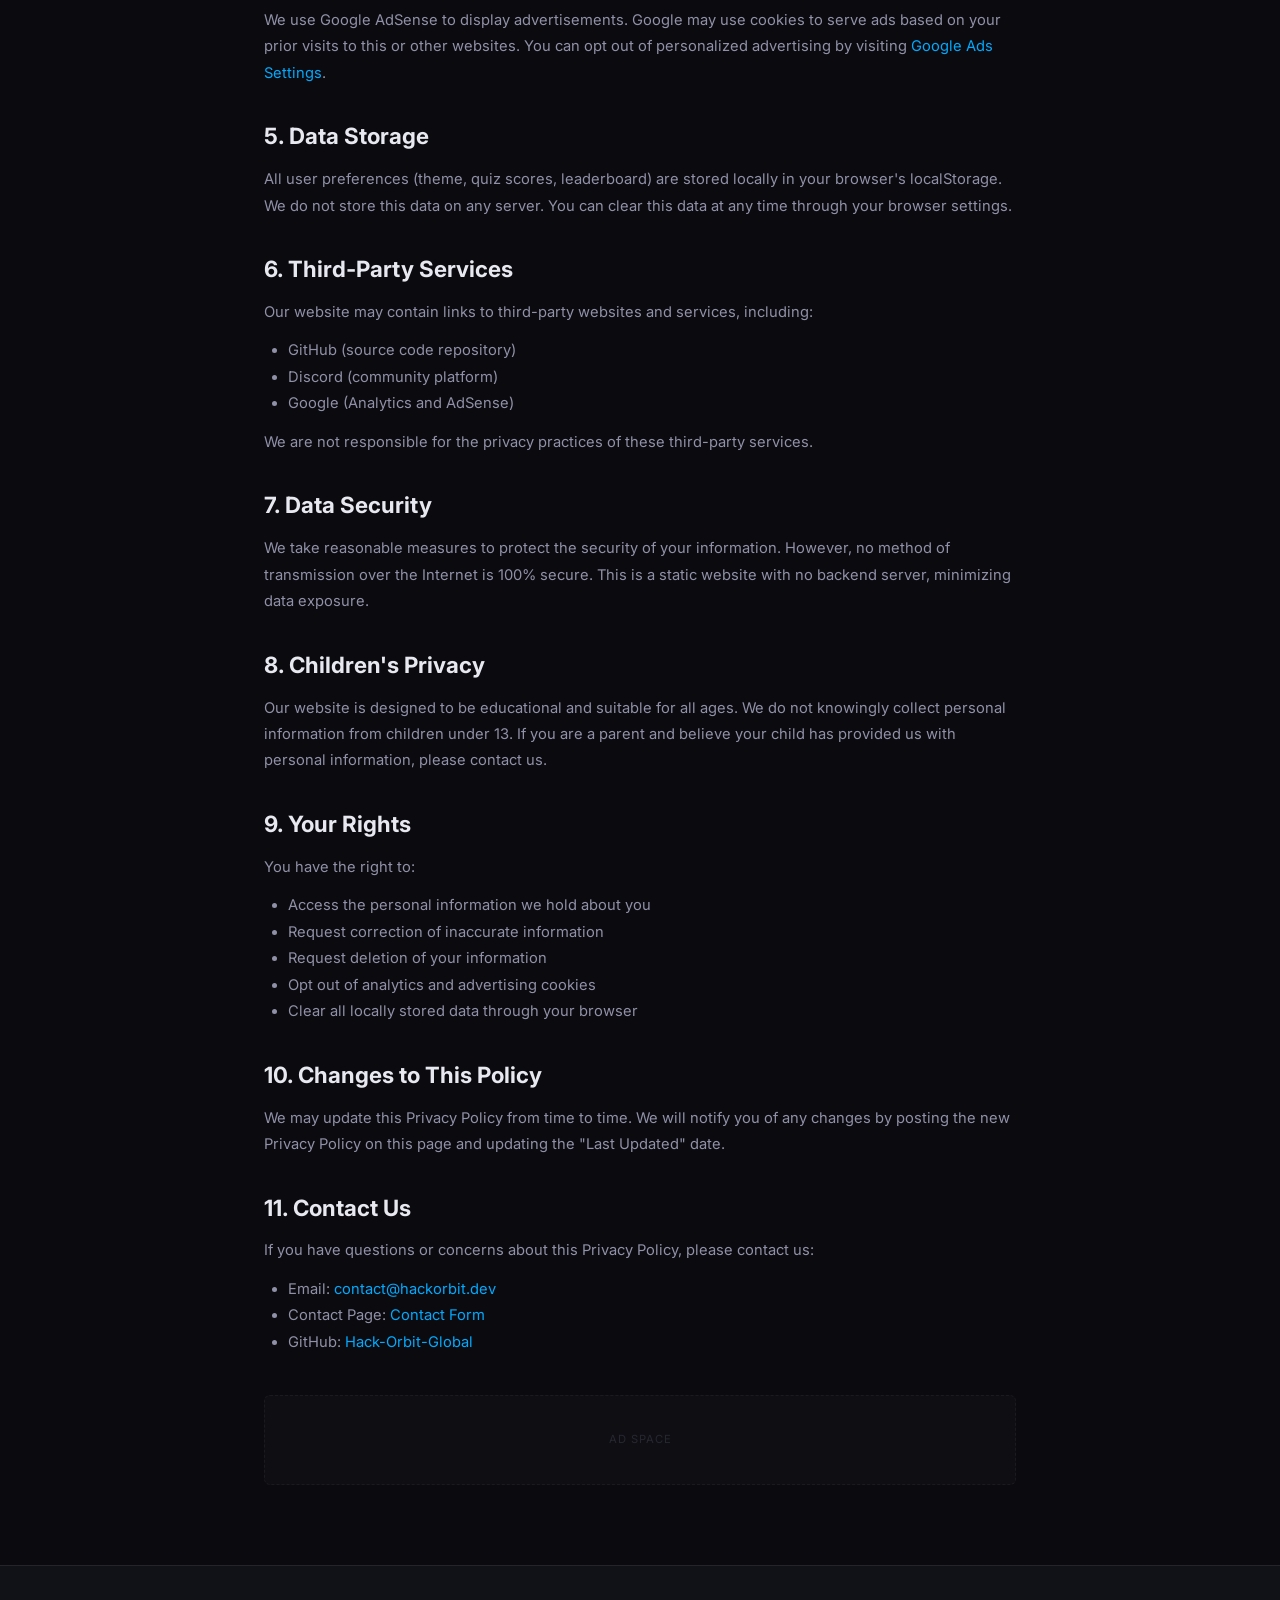
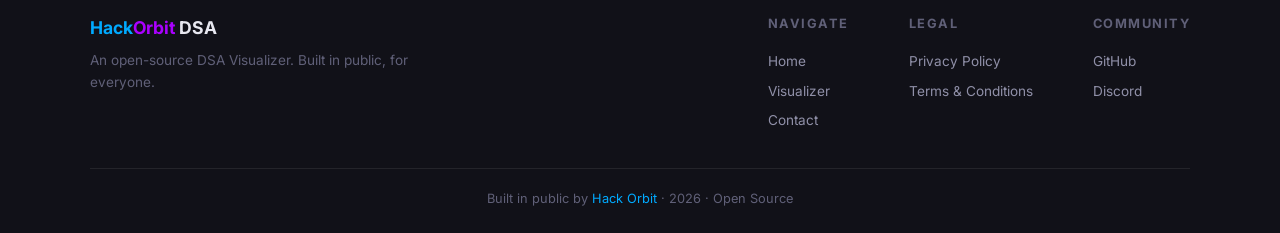
<file: privacy.html>
<!-- Hack Orbit Project
Copyright © Hack Orbit Global.
Open-source for learning only. Credit required. No commercial use. -->
<!DOCTYPE html>
<html lang="en">
<head>
    <meta charset="UTF-8">
    <meta name="viewport" content="width=device-width, initial-scale=1.0">
    <title>Privacy Policy — DSA Visualizer | Hack Orbit</title>
    <meta name="description" content="Privacy Policy for DSA Visualizer by Hack Orbit. Learn how we handle your data, cookies, and analytics.">
    <link rel="icon" type="image/svg+xml" href="images/favicon.svg">
    <link rel="preconnect" href="https://fonts.googleapis.com">
    <link rel="preconnect" href="https://fonts.gstatic.com" crossorigin>
    <link href="https://fonts.googleapis.com/css2?family=Inter:wght@300;400;500;600;700;800;900&family=JetBrains+Mono:wght@400;500;600&display=swap" rel="stylesheet">
    <link rel="stylesheet" href="css/style.css">
</head>
<body>
    <!-- Navbar -->
    <nav class="navbar" role="navigation" aria-label="Main navigation">
        <div class="nav-container">
            <a href="index.html" class="nav-logo" aria-label="DSA Visualizer Home">
                <svg class="logo-svg" viewBox="0 0 40 40" width="40" height="40">
                    <defs>
                        <linearGradient id="logoGrad" x1="0%" y1="0%" x2="100%" y2="100%">
                            <stop offset="0%" style="stop-color:#00aaff"/>
                            <stop offset="100%" style="stop-color:#aa00ff"/>
                        </linearGradient>
                    </defs>
                    <circle cx="20" cy="20" r="18" fill="none" stroke="url(#logoGrad)" stroke-width="2"/>
                    <circle cx="20" cy="20" r="12" fill="none" stroke="url(#logoGrad)" stroke-width="1.5" stroke-dasharray="4 3"/>
                    <circle cx="20" cy="20" r="4" fill="url(#logoGrad)"/>
                </svg>
                <span class="logo-text">
                    <span class="logo-hack">Hack</span><span class="logo-orbit">Orbit</span>
                    <span class="logo-dsa">DSA</span>
                </span>
            </a>
            <div class="nav-links" id="navLinks">
                <a href="index.html" class="nav-link">Home</a>
                <a href="index.html#visualizer" class="nav-link">Visualizer</a>
                <a href="contact.html" class="nav-link">Contact</a>
                <a href="privacy.html" class="nav-link active">Privacy</a>
                <a href="terms.html" class="nav-link">Terms</a>
            </div>
            <div class="nav-actions">
                <button class="nav-hamburger" id="navHamburger" aria-label="Toggle menu">
                    <span></span><span></span><span></span>
                </button>
            </div>
        </div>
    </nav>

    <!-- Privacy Content -->
    <main class="page-content legal-content">
        <h1>Privacy <span class="gradient-text">Policy</span></h1>
        <p class="subtitle">Last updated: March 2026</p>

        <h2>1. Introduction</h2>
        <p>Welcome to DSA Visualizer ("we," "our," or "us"), a project by Hack Orbit Global. This Privacy Policy explains how we collect, use, disclose, and protect your information when you visit our website.</p>
        <p>By using our website, you agree to the collection and use of information in accordance with this policy.</p>

        <h2>2. Information We Collect</h2>

        <h3>2.1 Information You Provide</h3>
        <p>We may collect information you voluntarily provide, such as:</p>
        <ul>
            <li>Name and email address when using the contact form</li>
            <li>Quiz scores and preferences stored in your browser's localStorage</li>
            <li>Any feedback or comments submitted through the website</li>
        </ul>

        <h3>2.2 Automatically Collected Information</h3>
        <p>When you access our website, certain information may be collected automatically:</p>
        <ul>
            <li>Browser type and version</li>
            <li>Operating system</li>
            <li>Pages visited and time spent</li>
            <li>Referring/exit pages</li>
            <li>IP address (anonymized)</li>
            <li>Device type (desktop/mobile)</li>
        </ul>

        <h2>3. How We Use Your Information</h2>
        <p>We use the collected information for the following purposes:</p>
        <ul>
            <li>To provide and maintain the website</li>
            <li>To respond to your inquiries and feedback</li>
            <li>To improve user experience and website performance</li>
            <li>To analyze usage patterns and optimize content</li>
            <li>To display relevant advertisements (via Google AdSense)</li>
        </ul>

        <h2>4. Cookies and Tracking</h2>

        <h3>4.1 Cookies</h3>
        <p>Our website may use cookies and similar technologies:</p>
        <ul>
            <li><strong>Essential Cookies:</strong> Required for basic website functionality (theme preference, localStorage data)</li>
            <li><strong>Analytics Cookies:</strong> Used by Google Analytics to understand how visitors interact with the website</li>
            <li><strong>Advertising Cookies:</strong> Used by Google AdSense to display personalized advertisements</li>
        </ul>

        <h3>4.2 Google Analytics</h3>
        <p>We may use Google Analytics to collect anonymized usage data. Google Analytics uses cookies to help analyze how users use the site. You can opt out by installing the <a href="https://tools.google.com/dlpage/gaoptout" target="_blank">Google Analytics Opt-out Browser Add-on</a>.</p>

        <h3>4.3 Google AdSense</h3>
        <p>We use Google AdSense to display advertisements. Google may use cookies to serve ads based on your prior visits to this or other websites. You can opt out of personalized advertising by visiting <a href="https://www.google.com/settings/ads" target="_blank">Google Ads Settings</a>.</p>

        <h2>5. Data Storage</h2>
        <p>All user preferences (theme, quiz scores, leaderboard) are stored locally in your browser's localStorage. We do not store this data on any server. You can clear this data at any time through your browser settings.</p>

        <h2>6. Third-Party Services</h2>
        <p>Our website may contain links to third-party websites and services, including:</p>
        <ul>
            <li>GitHub (source code repository)</li>
            <li>Discord (community platform)</li>
            <li>Google (Analytics and AdSense)</li>
        </ul>
        <p>We are not responsible for the privacy practices of these third-party services.</p>

        <h2>7. Data Security</h2>
        <p>We take reasonable measures to protect the security of your information. However, no method of transmission over the Internet is 100% secure. This is a static website with no backend server, minimizing data exposure.</p>

        <h2>8. Children's Privacy</h2>
        <p>Our website is designed to be educational and suitable for all ages. We do not knowingly collect personal information from children under 13. If you are a parent and believe your child has provided us with personal information, please contact us.</p>

        <h2>9. Your Rights</h2>
        <p>You have the right to:</p>
        <ul>
            <li>Access the personal information we hold about you</li>
            <li>Request correction of inaccurate information</li>
            <li>Request deletion of your information</li>
            <li>Opt out of analytics and advertising cookies</li>
            <li>Clear all locally stored data through your browser</li>
        </ul>

        <h2>10. Changes to This Policy</h2>
        <p>We may update this Privacy Policy from time to time. We will notify you of any changes by posting the new Privacy Policy on this page and updating the "Last Updated" date.</p>

        <h2>11. Contact Us</h2>
        <p>If you have questions or concerns about this Privacy Policy, please contact us:</p>
        <ul>
            <li>Email: <a href="mailto:contact@hackorbit.dev">contact@hackorbit.dev</a></li>
            <li>Contact Page: <a href="contact.html">Contact Form</a></li>
            <li>GitHub: <a href="https://github.com/Hack-Orbit-Global" target="_blank">Hack-Orbit-Global</a></li>
        </ul>

        <!-- Ad Placeholder -->
        <div class="ad-placeholder" style="margin-top: 40px; min-height: 90px;" aria-label="Advertisement">
            <span class="ad-label">Ad Space</span>
        </div>
    </main>

    <!-- Footer -->
    <footer class="site-footer">
        <div class="footer-container">
            <div class="footer-brand">
                <span class="footer-logo"><span class="logo-hack">Hack</span><span class="logo-orbit">Orbit</span> DSA</span>
                <p>An open-source DSA Visualizer. Built in public, for everyone.</p>
            </div>
            <div class="footer-links">
                <div class="footer-col">
                    <h4>Navigate</h4>
                    <a href="index.html">Home</a>
                    <a href="index.html#visualizer">Visualizer</a>
                    <a href="contact.html">Contact</a>
                </div>
                <div class="footer-col">
                    <h4>Legal</h4>
                    <a href="privacy.html">Privacy Policy</a>
                    <a href="terms.html">Terms & Conditions</a>
                </div>
                <div class="footer-col">
                    <h4>Community</h4>
                    <a href="https://github.com/Hack-Orbit-Global" target="_blank">GitHub</a>
                    <a href="https://discord.gg/GVNnacYENf" target="_blank">Discord</a>
                </div>
            </div>
        </div>
        <div class="footer-bottom">
            <p>Built in public by <a href="https://github.com/Hack-Orbit-Global" target="_blank">Hack Orbit</a> · 2026 · Open Source</p>
        </div>
    </footer>

    <script>
        document.getElementById('navHamburger').addEventListener('click', function() {
            this.classList.toggle('open');
            document.getElementById('navLinks').classList.toggle('open');
        });
    </script>
</body>
</html>
</file>
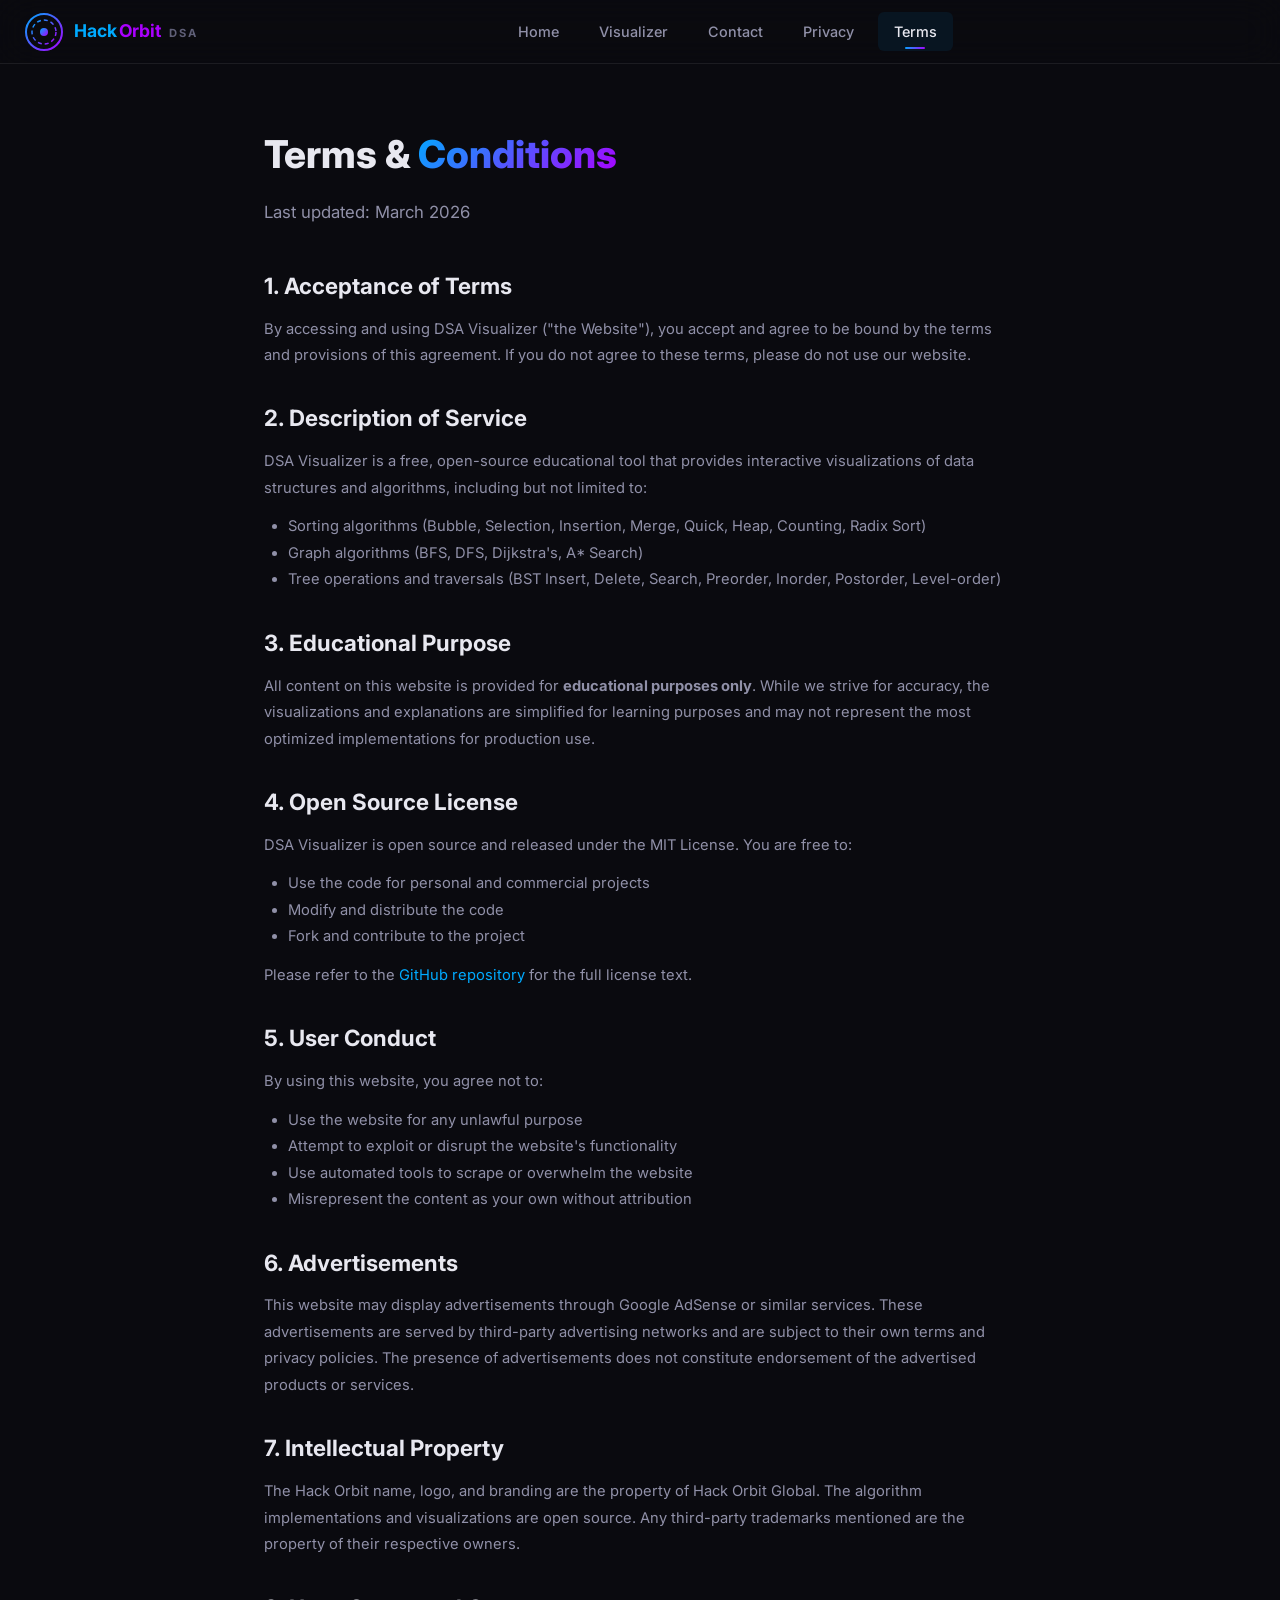
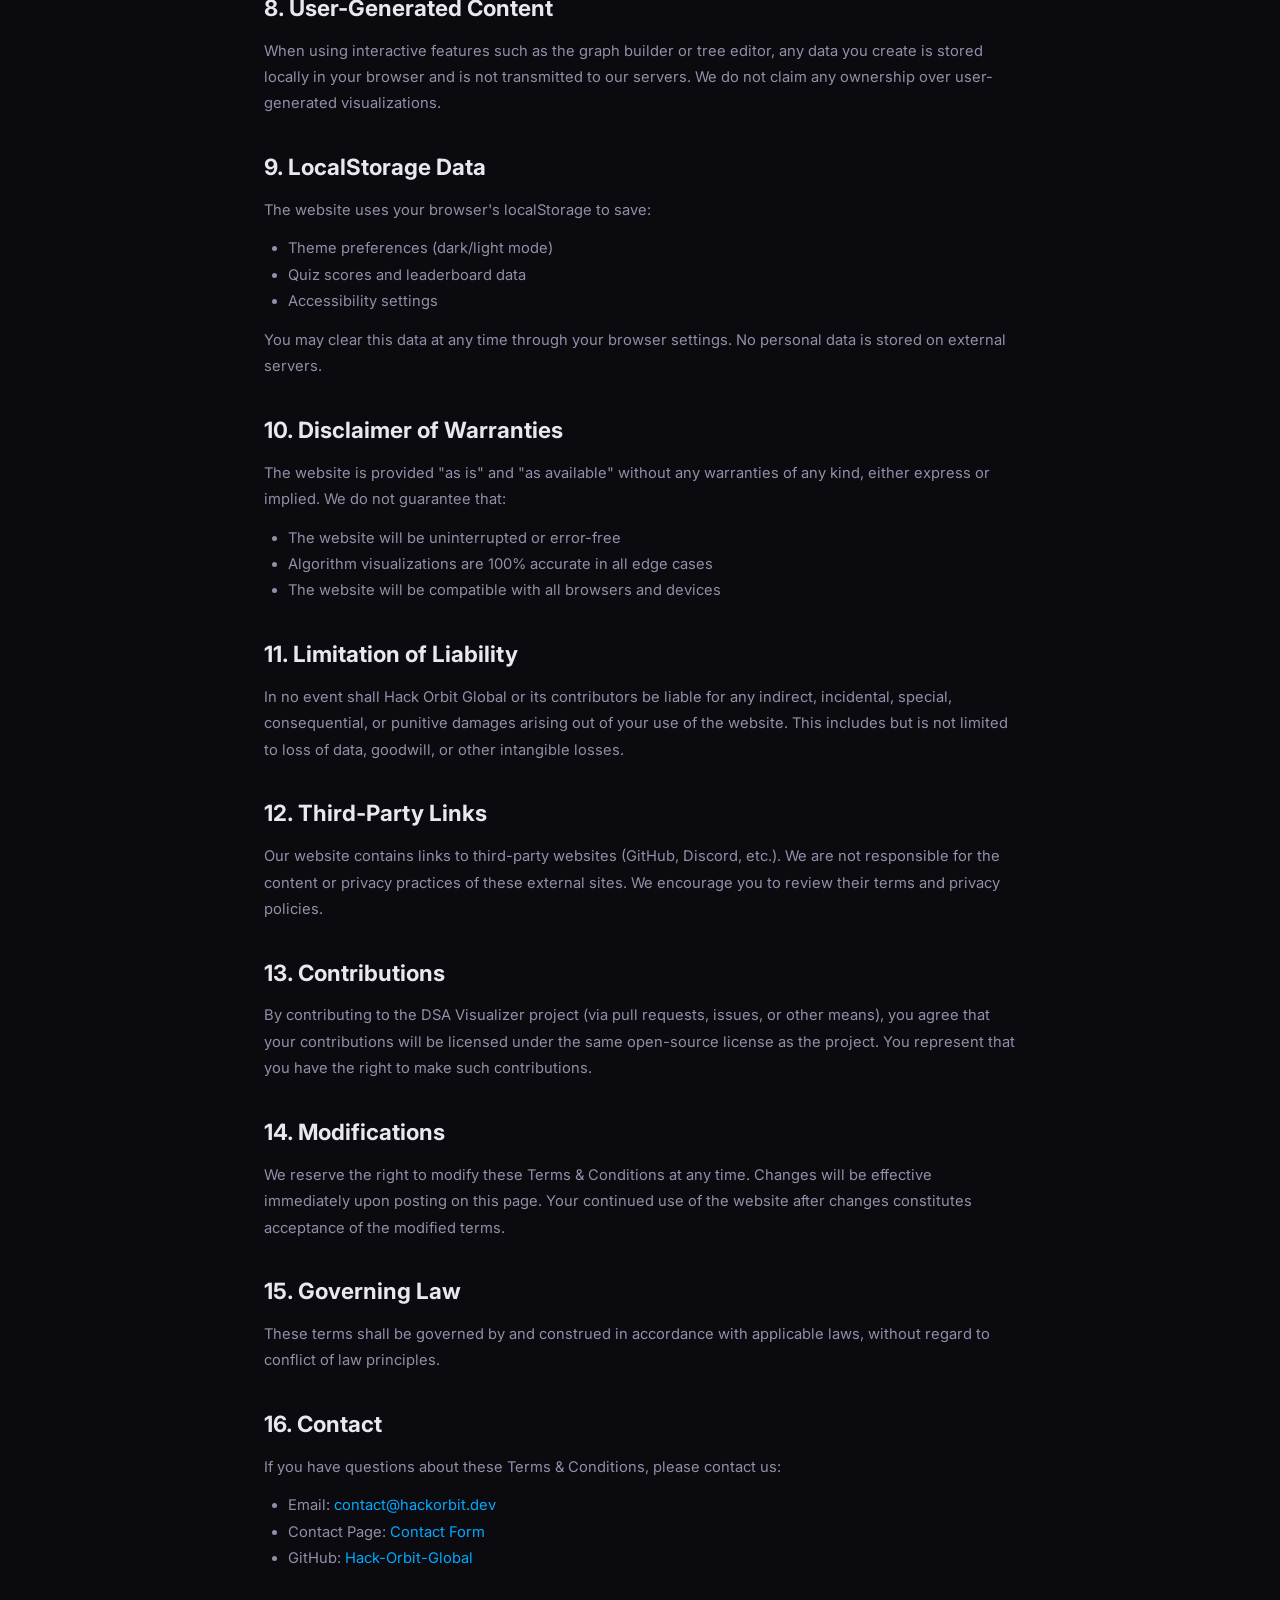
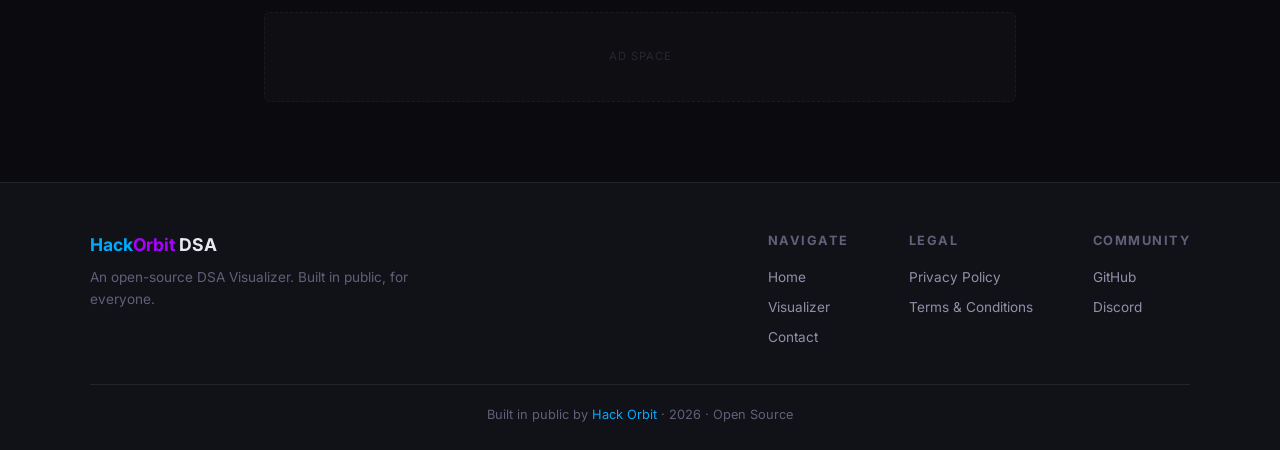
<file: terms.html>
<!-- Hack Orbit Project
Copyright © Hack Orbit Global.
Open-source for learning only. Credit required. No commercial use. -->
<!DOCTYPE html>
<html lang="en">
<head>
    <meta charset="UTF-8">
    <meta name="viewport" content="width=device-width, initial-scale=1.0">
    <title>Terms & Conditions — DSA Visualizer | Hack Orbit</title>
    <meta name="description" content="Terms and Conditions for using DSA Visualizer by Hack Orbit. Read about usage rights, disclaimers, and educational content policies.">
    <link rel="icon" type="image/svg+xml" href="images/favicon.svg">
    <link rel="preconnect" href="https://fonts.googleapis.com">
    <link rel="preconnect" href="https://fonts.gstatic.com" crossorigin>
    <link href="https://fonts.googleapis.com/css2?family=Inter:wght@300;400;500;600;700;800;900&family=JetBrains+Mono:wght@400;500;600&display=swap" rel="stylesheet">
    <link rel="stylesheet" href="css/style.css">
</head>
<body>
    <!-- Navbar -->
    <nav class="navbar" role="navigation" aria-label="Main navigation">
        <div class="nav-container">
            <a href="index.html" class="nav-logo" aria-label="DSA Visualizer Home">
                <svg class="logo-svg" viewBox="0 0 40 40" width="40" height="40">
                    <defs>
                        <linearGradient id="logoGrad" x1="0%" y1="0%" x2="100%" y2="100%">
                            <stop offset="0%" style="stop-color:#00aaff"/>
                            <stop offset="100%" style="stop-color:#aa00ff"/>
                        </linearGradient>
                    </defs>
                    <circle cx="20" cy="20" r="18" fill="none" stroke="url(#logoGrad)" stroke-width="2"/>
                    <circle cx="20" cy="20" r="12" fill="none" stroke="url(#logoGrad)" stroke-width="1.5" stroke-dasharray="4 3"/>
                    <circle cx="20" cy="20" r="4" fill="url(#logoGrad)"/>
                </svg>
                <span class="logo-text">
                    <span class="logo-hack">Hack</span><span class="logo-orbit">Orbit</span>
                    <span class="logo-dsa">DSA</span>
                </span>
            </a>
            <div class="nav-links" id="navLinks">
                <a href="index.html" class="nav-link">Home</a>
                <a href="index.html#visualizer" class="nav-link">Visualizer</a>
                <a href="contact.html" class="nav-link">Contact</a>
                <a href="privacy.html" class="nav-link">Privacy</a>
                <a href="terms.html" class="nav-link active">Terms</a>
            </div>
            <div class="nav-actions">
                <button class="nav-hamburger" id="navHamburger" aria-label="Toggle menu">
                    <span></span><span></span><span></span>
                </button>
            </div>
        </div>
    </nav>

    <!-- Terms Content -->
    <main class="page-content legal-content">
        <h1>Terms & <span class="gradient-text">Conditions</span></h1>
        <p class="subtitle">Last updated: March 2026</p>

        <h2>1. Acceptance of Terms</h2>
        <p>By accessing and using DSA Visualizer ("the Website"), you accept and agree to be bound by the terms and provisions of this agreement. If you do not agree to these terms, please do not use our website.</p>

        <h2>2. Description of Service</h2>
        <p>DSA Visualizer is a free, open-source educational tool that provides interactive visualizations of data structures and algorithms, including but not limited to:</p>
        <ul>
            <li>Sorting algorithms (Bubble, Selection, Insertion, Merge, Quick, Heap, Counting, Radix Sort)</li>
            <li>Graph algorithms (BFS, DFS, Dijkstra's, A* Search)</li>
            <li>Tree operations and traversals (BST Insert, Delete, Search, Preorder, Inorder, Postorder, Level-order)</li>
        </ul>

        <h2>3. Educational Purpose</h2>
        <p>All content on this website is provided for <strong>educational purposes only</strong>. While we strive for accuracy, the visualizations and explanations are simplified for learning purposes and may not represent the most optimized implementations for production use.</p>

        <h2>4. Open Source License</h2>
        <p>DSA Visualizer is open source and released under the MIT License. You are free to:</p>
        <ul>
            <li>Use the code for personal and commercial projects</li>
            <li>Modify and distribute the code</li>
            <li>Fork and contribute to the project</li>
        </ul>
        <p>Please refer to the <a href="https://github.com/Hack-Orbit-Global" target="_blank">GitHub repository</a> for the full license text.</p>

        <h2>5. User Conduct</h2>
        <p>By using this website, you agree not to:</p>
        <ul>
            <li>Use the website for any unlawful purpose</li>
            <li>Attempt to exploit or disrupt the website's functionality</li>
            <li>Use automated tools to scrape or overwhelm the website</li>
            <li>Misrepresent the content as your own without attribution</li>
        </ul>

        <h2>6. Advertisements</h2>
        <p>This website may display advertisements through Google AdSense or similar services. These advertisements are served by third-party advertising networks and are subject to their own terms and privacy policies. The presence of advertisements does not constitute endorsement of the advertised products or services.</p>

        <h2>7. Intellectual Property</h2>
        <p>The Hack Orbit name, logo, and branding are the property of Hack Orbit Global. The algorithm implementations and visualizations are open source. Any third-party trademarks mentioned are the property of their respective owners.</p>

        <h2>8. User-Generated Content</h2>
        <p>When using interactive features such as the graph builder or tree editor, any data you create is stored locally in your browser and is not transmitted to our servers. We do not claim any ownership over user-generated visualizations.</p>

        <h2>9. LocalStorage Data</h2>
        <p>The website uses your browser's localStorage to save:</p>
        <ul>
            <li>Theme preferences (dark/light mode)</li>
            <li>Quiz scores and leaderboard data</li>
            <li>Accessibility settings</li>
        </ul>
        <p>You may clear this data at any time through your browser settings. No personal data is stored on external servers.</p>

        <h2>10. Disclaimer of Warranties</h2>
        <p>The website is provided "as is" and "as available" without any warranties of any kind, either express or implied. We do not guarantee that:</p>
        <ul>
            <li>The website will be uninterrupted or error-free</li>
            <li>Algorithm visualizations are 100% accurate in all edge cases</li>
            <li>The website will be compatible with all browsers and devices</li>
        </ul>

        <h2>11. Limitation of Liability</h2>
        <p>In no event shall Hack Orbit Global or its contributors be liable for any indirect, incidental, special, consequential, or punitive damages arising out of your use of the website. This includes but is not limited to loss of data, goodwill, or other intangible losses.</p>

        <h2>12. Third-Party Links</h2>
        <p>Our website contains links to third-party websites (GitHub, Discord, etc.). We are not responsible for the content or privacy practices of these external sites. We encourage you to review their terms and privacy policies.</p>

        <h2>13. Contributions</h2>
        <p>By contributing to the DSA Visualizer project (via pull requests, issues, or other means), you agree that your contributions will be licensed under the same open-source license as the project. You represent that you have the right to make such contributions.</p>

        <h2>14. Modifications</h2>
        <p>We reserve the right to modify these Terms & Conditions at any time. Changes will be effective immediately upon posting on this page. Your continued use of the website after changes constitutes acceptance of the modified terms.</p>

        <h2>15. Governing Law</h2>
        <p>These terms shall be governed by and construed in accordance with applicable laws, without regard to conflict of law principles.</p>

        <h2>16. Contact</h2>
        <p>If you have questions about these Terms & Conditions, please contact us:</p>
        <ul>
            <li>Email: <a href="mailto:contact@hackorbit.dev">contact@hackorbit.dev</a></li>
            <li>Contact Page: <a href="contact.html">Contact Form</a></li>
            <li>GitHub: <a href="https://github.com/Hack-Orbit-Global" target="_blank">Hack-Orbit-Global</a></li>
        </ul>

        <!-- Ad Placeholder -->
        <div class="ad-placeholder" style="margin-top: 40px; min-height: 90px;" aria-label="Advertisement">
            <span class="ad-label">Ad Space</span>
        </div>
    </main>

    <!-- Footer -->
    <footer class="site-footer">
        <div class="footer-container">
            <div class="footer-brand">
                <span class="footer-logo"><span class="logo-hack">Hack</span><span class="logo-orbit">Orbit</span> DSA</span>
                <p>An open-source DSA Visualizer. Built in public, for everyone.</p>
            </div>
            <div class="footer-links">
                <div class="footer-col">
                    <h4>Navigate</h4>
                    <a href="index.html">Home</a>
                    <a href="index.html#visualizer">Visualizer</a>
                    <a href="contact.html">Contact</a>
                </div>
                <div class="footer-col">
                    <h4>Legal</h4>
                    <a href="privacy.html">Privacy Policy</a>
                    <a href="terms.html">Terms & Conditions</a>
                </div>
                <div class="footer-col">
                    <h4>Community</h4>
                    <a href="https://github.com/Hack-Orbit-Global" target="_blank">GitHub</a>
                    <a href="https://discord.gg/GVNnacYENf" target="_blank">Discord</a>
                </div>
            </div>
        </div>
        <div class="footer-bottom">
            <p>Built in public by <a href="https://github.com/Hack-Orbit-Global" target="_blank">Hack Orbit</a> · 2026 · Open Source</p>
        </div>
    </footer>

    <script>
        document.getElementById('navHamburger').addEventListener('click', function() {
            this.classList.toggle('open');
            document.getElementById('navLinks').classList.toggle('open');
        });
    </script>
</body>
</html>
</file>
<file: css/style.css>
/* Hack Orbit Project
Copyright © Hack Orbit Global.
Open-source for learning only. Credit required. No commercial use. */

/* ---------- CSS Custom Properties ---------- */
:root {
    /* Colors */
    --bg-primary: #0a0a0f;
    --bg-secondary: #111118;
    --bg-tertiary: #1a1a24;
    --bg-card: rgba(20, 20, 35, 0.7);
    --bg-glass: rgba(20, 20, 40, 0.6);
    --bg-glass-hover: rgba(30, 30, 55, 0.75);

    --text-primary: #e8e8f0;
    --text-secondary: #9090a8;
    --text-muted: #606078;
    --text-code: #c8d0e0;

    --neon-blue: #00aaff;
    --neon-purple: #aa00ff;
    --neon-yellow: #ffdd00;
    --neon-green: #00ff88;
    --neon-red: #ff4466;
    --neon-orange: #ff8800;

    --gradient-primary: linear-gradient(135deg, #00aaff, #aa00ff);
    --gradient-alt: linear-gradient(135deg, #aa00ff, #ff4466);
    --gradient-warm: linear-gradient(135deg, #ff8800, #ffdd00);

    --border-glass: rgba(255, 255, 255, 0.08);
    --border-hover: rgba(0, 170, 255, 0.3);

    --shadow-glow-blue: 0 0 20px rgba(0, 170, 255, 0.15);
    --shadow-glow-purple: 0 0 20px rgba(170, 0, 255, 0.15);

    /* Sizing */
    --navbar-height: 64px;
    --sidebar-width: 260px;
    --code-panel-width: 320px;
    --border-radius: 16px;
    --border-radius-sm: 10px;
    --border-radius-xs: 6px;

    /* Typography */
    --font-main: 'Inter', -apple-system, BlinkMacSystemFont, 'Segoe UI', sans-serif;
    --font-mono: 'JetBrains Mono', 'Fira Code', 'Consolas', monospace;

    /* Transitions */
    --transition-fast: 0.15s ease;
    --transition-base: 0.25s ease;
    --transition-slow: 0.4s ease;
    --transition-spring: 0.5s cubic-bezier(0.34, 1.56, 0.64, 1);
}

/* Light theme overrides */
body.light-theme {
    --bg-primary: #f0f0f5;
    --bg-secondary: #e8e8f0;
    --bg-tertiary: #d8d8e4;
    --bg-card: rgba(255, 255, 255, 0.7);
    --bg-glass: rgba(255, 255, 255, 0.6);
    --bg-glass-hover: rgba(255, 255, 255, 0.8);

    --text-primary: #1a1a2e;
    --text-secondary: #4a4a60;
    --text-muted: #8080a0;
    --text-code: #2a2a40;

    --border-glass: rgba(0, 0, 0, 0.08);
    --border-hover: rgba(0, 170, 255, 0.4);

    --shadow-glow-blue: 0 0 20px rgba(0, 170, 255, 0.1);
    --shadow-glow-purple: 0 0 20px rgba(170, 0, 255, 0.1);
}

/* High contrast overrides */
body.high-contrast {
    --bg-primary: #000000;
    --bg-secondary: #0a0a0a;
    --bg-card: rgba(0, 0, 0, 0.9);
    --bg-glass: rgba(0, 0, 0, 0.85);
    --text-primary: #ffffff;
    --text-secondary: #cccccc;
    --border-glass: rgba(255, 255, 255, 0.2);
    --neon-blue: #44ccff;
    --neon-purple: #cc44ff;
    --neon-yellow: #ffff44;
}

/* ---------- Global Reset ---------- */
*, *::before, *::after {
    margin: 0;
    padding: 0;
    box-sizing: border-box;
}

html {
    scroll-behavior: smooth;
    font-size: 16px;
}

body {
    font-family: var(--font-main);
    background: var(--bg-primary);
    color: var(--text-primary);
    line-height: 1.6;
    overflow-x: hidden;
    min-height: 100vh;
    -webkit-font-smoothing: antialiased;
    -moz-osx-font-smoothing: grayscale;
}

a {
    color: var(--neon-blue);
    text-decoration: none;
    transition: color var(--transition-fast);
}

a:hover {
    color: var(--neon-purple);
}

button {
    font-family: var(--font-main);
    cursor: pointer;
    border: none;
    outline: none;
    background: transparent;
    color: var(--text-primary);
}

button:focus-visible, a:focus-visible, input:focus-visible {
    outline: 2px solid var(--neon-blue);
    outline-offset: 2px;
}

img, canvas {
    display: block;
    max-width: 100%;
}

::selection {
    background: rgba(0, 170, 255, 0.3);
    color: #fff;
}

.hidden {
    display: none !important;
}

/* ---------- Custom Cursor ---------- */
.custom-cursor {
    position: fixed;
    width: 20px;
    height: 20px;
    border: 2px solid var(--neon-blue);
    border-radius: 50%;
    pointer-events: none;
    z-index: 10000;
    transform: translate(-50%, -50%);
    transition: width 0.2s, height 0.2s, border-color 0.2s;
    mix-blend-mode: difference;
}

.custom-cursor.hover {
    width: 40px;
    height: 40px;
    border-color: var(--neon-purple);
}

.custom-cursor-trail {
    position: fixed;
    width: 6px;
    height: 6px;
    background: var(--neon-blue);
    border-radius: 50%;
    pointer-events: none;
    z-index: 9999;
    transform: translate(-50%, -50%);
    transition: transform 0.08s ease-out;
    opacity: 0.6;
}

@media (hover: none) {
    .custom-cursor, .custom-cursor-trail {
        display: none;
    }
}

/* ---------- Glass Panel Utility ---------- */
.glass-panel, .glass-card {
    background: var(--bg-glass);
    backdrop-filter: blur(16px);
    -webkit-backdrop-filter: blur(16px);
    border: 1px solid var(--border-glass);
    border-radius: var(--border-radius);
}

/* ---------- Navbar ---------- */
.navbar {
    position: fixed;
    top: 0;
    left: 0;
    right: 0;
    height: var(--navbar-height);
    z-index: 1000;
    background: rgba(10, 10, 15, 0.8);
    backdrop-filter: blur(20px);
    -webkit-backdrop-filter: blur(20px);
    border-bottom: 1px solid var(--border-glass);
    transition: background var(--transition-base);
}

.nav-container {
    max-width: 1400px;
    margin: 0 auto;
    padding: 0 24px;
    height: 100%;
    display: flex;
    align-items: center;
    justify-content: space-between;
}

.nav-logo {
    display: flex;
    align-items: center;
    gap: 10px;
    text-decoration: none;
    color: var(--text-primary);
    transition: transform var(--transition-base);
}

.nav-logo:hover {
    transform: scale(1.02);
    color: var(--text-primary);
}

.logo-svg {
    animation: logoSpin 20s linear infinite;
}

@keyframes logoSpin {
    from { transform: rotate(0deg); }
    to { transform: rotate(360deg); }
}

.nav-logo:hover .logo-svg {
    animation-duration: 2s;
}

.logo-text {
    display: flex;
    align-items: baseline;
    gap: 2px;
    font-weight: 700;
    font-size: 1.1rem;
}

.logo-hack {
    color: var(--neon-blue);
}

.logo-orbit {
    color: var(--neon-purple);
}

.logo-dsa {
    font-size: 0.7rem;
    color: var(--text-muted);
    margin-left: 6px;
    text-transform: uppercase;
    letter-spacing: 2px;
}

.nav-links {
    display: flex;
    align-items: center;
    gap: 8px;
}

.nav-link {
    padding: 8px 16px;
    border-radius: var(--border-radius-xs);
    color: var(--text-secondary);
    font-size: 0.9rem;
    font-weight: 500;
    transition: all var(--transition-fast);
    position: relative;
}

.nav-link:hover, .nav-link.active {
    color: var(--text-primary);
    background: rgba(0, 170, 255, 0.08);
}

.nav-link.active::after {
    content: '';
    position: absolute;
    bottom: 2px;
    left: 50%;
    transform: translateX(-50%);
    width: 20px;
    height: 2px;
    background: var(--gradient-primary);
    border-radius: 2px;
}

.nav-actions {
    display: flex;
    align-items: center;
    gap: 8px;
}

.theme-toggle, .contrast-toggle {
    width: 36px;
    height: 36px;
    border-radius: 50%;
    display: flex;
    align-items: center;
    justify-content: center;
    color: var(--text-secondary);
    transition: all var(--transition-fast);
}

.theme-toggle:hover, .contrast-toggle:hover {
    color: var(--neon-blue);
    background: rgba(0, 170, 255, 0.1);
}

.theme-icon.moon {
    display: none;
}

body.light-theme .theme-icon.sun {
    display: none;
}

body.light-theme .theme-icon.moon {
    display: block;
}

/* Hamburger */
.nav-hamburger {
    display: none;
    flex-direction: column;
    justify-content: center;
    align-items: center;
    width: 36px;
    height: 36px;
    gap: 5px;
}

.nav-hamburger span {
    width: 22px;
    height: 2px;
    background: var(--text-primary);
    border-radius: 2px;
    transition: all var(--transition-fast);
}

.nav-hamburger.open span:nth-child(1) {
    transform: rotate(45deg) translate(5px, 5px);
}

.nav-hamburger.open span:nth-child(2) {
    opacity: 0;
}

.nav-hamburger.open span:nth-child(3) {
    transform: rotate(-45deg) translate(5px, -5px);
}

/* ---------- Buttons ---------- */
.btn {
    display: inline-flex;
    align-items: center;
    gap: 8px;
    padding: 14px 28px;
    border-radius: var(--border-radius-sm);
    font-size: 0.95rem;
    font-weight: 600;
    transition: all var(--transition-base);
    position: relative;
    overflow: hidden;
}

.btn::before {
    content: '';
    position: absolute;
    top: 50%;
    left: 50%;
    width: 0;
    height: 0;
    background: rgba(255, 255, 255, 0.1);
    border-radius: 50%;
    transform: translate(-50%, -50%);
    transition: width 0.6s, height 0.6s;
}

.btn:hover::before {
    width: 300px;
    height: 300px;
}

.btn-primary {
    background: var(--gradient-primary);
    color: #fff;
    box-shadow: 0 4px 20px rgba(0, 170, 255, 0.3);
}

.btn-primary:hover {
    box-shadow: 0 6px 30px rgba(0, 170, 255, 0.5);
    transform: translateY(-2px);
}

.btn-secondary {
    border: 1px solid var(--border-glass);
    color: var(--text-primary);
    background: var(--bg-glass);
    backdrop-filter: blur(10px);
}

.btn-secondary:hover {
    border-color: var(--border-hover);
    background: var(--bg-glass-hover);
    transform: translateY(-2px);
}

/* ---------- Page System ---------- */
.page {
    display: none;
}

.page.active {
    display: block;
}

/* ---------- Hero Section ---------- */
.hero {
    min-height: 100vh;
    display: flex;
    align-items: center;
    justify-content: center;
    padding: calc(var(--navbar-height) + 40px) 24px 60px;
    position: relative;
    overflow: hidden;
}

.hero-bg-particles {
    position: absolute;
    inset: 0;
    pointer-events: none;
}

.hero-content {
    max-width: 640px;
    z-index: 2;
}

.hero-badge {
    display: inline-flex;
    align-items: center;
    gap: 8px;
    padding: 6px 16px;
    border-radius: 999px;
    background: rgba(0, 170, 255, 0.08);
    border: 1px solid rgba(0, 170, 255, 0.2);
    font-size: 0.8rem;
    color: var(--neon-blue);
    margin-bottom: 24px;
    animation: fadeInUp 0.6s ease both;
}

.badge-dot {
    width: 6px;
    height: 6px;
    background: var(--neon-green);
    border-radius: 50%;
    animation: pulse 2s ease infinite;
}

@keyframes pulse {
    0%, 100% { opacity: 1; transform: scale(1); }
    50% { opacity: 0.5; transform: scale(1.5); }
}

.hero-title {
    font-size: clamp(2.4rem, 5vw, 4rem);
    font-weight: 800;
    line-height: 1.15;
    margin-bottom: 20px;
    letter-spacing: -0.02em;
}

.title-line {
    display: block;
    animation: fadeInUp 0.7s ease both;
}

.title-line:nth-child(2) { animation-delay: 0.1s; }
.title-line:nth-child(3) { animation-delay: 0.2s; }

.gradient-text {
    background: var(--gradient-primary);
    -webkit-background-clip: text;
    -webkit-text-fill-color: transparent;
    background-clip: text;
}

.gradient-text-alt {
    background: var(--gradient-alt);
    -webkit-background-clip: text;
    -webkit-text-fill-color: transparent;
    background-clip: text;
}

.hero-description {
    font-size: 1.1rem;
    color: var(--text-secondary);
    line-height: 1.7;
    margin-bottom: 32px;
    animation: fadeInUp 0.7s ease 0.3s both;
}

.hero-actions {
    display: flex;
    gap: 12px;
    margin-bottom: 48px;
    animation: fadeInUp 0.7s ease 0.4s both;
    flex-wrap: wrap;
}

.hero-stats {
    display: flex;
    gap: 40px;
    animation: fadeInUp 0.7s ease 0.5s both;
}

.stat-item {
    text-align: center;
}

.stat-number {
    display: block;
    font-size: 2rem;
    font-weight: 800;
    background: var(--gradient-primary);
    -webkit-background-clip: text;
    -webkit-text-fill-color: transparent;
    background-clip: text;
}

.stat-label {
    font-size: 0.8rem;
    color: var(--text-muted);
    text-transform: uppercase;
    letter-spacing: 1px;
}

.hero-visual {
    position: relative;
    z-index: 2;
    margin-left: 40px;
}

@keyframes fadeInUp {
    from {
        opacity: 0;
        transform: translateY(20px);
    }
    to {
        opacity: 1;
        transform: translateY(0);
    }
}

/* ---------- Algorithm Cards Section ---------- */
.algo-cards-section {
    padding: 80px 24px;
    max-width: 1100px;
    margin: 0 auto;
}

.section-title {
    text-align: center;
    font-size: clamp(1.8rem, 3vw, 2.5rem);
    font-weight: 800;
    margin-bottom: 12px;
}

.section-subtitle {
    text-align: center;
    color: var(--text-secondary);
    margin-bottom: 48px;
}

.algo-cards-grid {
    display: grid;
    grid-template-columns: repeat(auto-fit, minmax(300px, 1fr));
    gap: 24px;
}

.algo-card {
    position: relative;
    background: var(--bg-glass);
    backdrop-filter: blur(16px);
    border: 1px solid var(--border-glass);
    border-radius: var(--border-radius);
    padding: 36px 28px;
    cursor: pointer;
    transition: all var(--transition-base);
    overflow: hidden;
}

.algo-card:hover {
    border-color: var(--border-hover);
    transform: translateY(-4px);
    box-shadow: var(--shadow-glow-blue);
}

.card-glow {
    position: absolute;
    top: -60%;
    left: -60%;
    width: 220%;
    height: 220%;
    background: radial-gradient(circle, rgba(0, 170, 255, 0.06) 0%, transparent 70%);
    opacity: 0;
    transition: opacity var(--transition-slow);
    pointer-events: none;
}

.algo-card:hover .card-glow {
    opacity: 1;
}

.card-icon {
    margin-bottom: 20px;
}

.card-title {
    font-size: 1.3rem;
    font-weight: 700;
    margin-bottom: 8px;
}

.card-desc {
    font-size: 0.9rem;
    color: var(--text-secondary);
    line-height: 1.6;
    margin-bottom: 16px;
}

.card-count {
    font-size: 0.75rem;
    color: var(--neon-blue);
    text-transform: uppercase;
    letter-spacing: 1.5px;
    font-weight: 600;
}

/* ---------- Features Section ---------- */
.features-section {
    padding: 80px 24px 100px;
    max-width: 1100px;
    margin: 0 auto;
}

.features-grid {
    display: grid;
    grid-template-columns: repeat(auto-fit, minmax(280px, 1fr));
    gap: 20px;
}

.feature-card {
    padding: 28px 24px;
    transition: all var(--transition-base);
}

.feature-card:hover {
    border-color: var(--border-hover);
    transform: translateY(-2px);
}

.feature-icon {
    font-size: 2rem;
    margin-bottom: 12px;
}

.feature-card h3 {
    font-size: 1.1rem;
    font-weight: 600;
    margin-bottom: 8px;
}

.feature-card p {
    font-size: 0.9rem;
    color: var(--text-secondary);
    line-height: 1.6;
}

/* ============ VISUALIZER LAYOUT ============ */
.page-visualizer {
    padding-top: var(--navbar-height);
    min-height: 100vh;
}

.visualizer-layout {
    display: grid;
    grid-template-columns: var(--sidebar-width) 1fr var(--code-panel-width);
    min-height: calc(100vh - var(--navbar-height));
}

/* Sidebar */
.viz-sidebar {
    border-right: 1px solid var(--border-glass);
    border-radius: 0;
    padding: 16px;
    overflow-y: auto;
    position: sticky;
    top: var(--navbar-height);
    height: calc(100vh - var(--navbar-height));
    scrollbar-width: thin;
    scrollbar-color: var(--bg-tertiary) transparent;
    transition: transform var(--transition-base), width var(--transition-base);
}

.sidebar-header {
    display: flex;
    justify-content: space-between;
    align-items: center;
    margin-bottom: 16px;
    padding-bottom: 12px;
    border-bottom: 1px solid var(--border-glass);
}

.sidebar-header h2 {
    font-size: 1rem;
    font-weight: 700;
    letter-spacing: 0.5px;
}

.sidebar-toggle {
    width: 28px;
    height: 28px;
    display: flex;
    align-items: center;
    justify-content: center;
    border-radius: 6px;
    color: var(--text-muted);
    transition: all var(--transition-fast);
}

.sidebar-toggle:hover {
    background: var(--bg-tertiary);
    color: var(--text-primary);
}

.sidebar-section {
    margin-bottom: 8px;
}

.section-header {
    display: flex;
    align-items: center;
    gap: 8px;
    width: 100%;
    padding: 10px 12px;
    border-radius: var(--border-radius-xs);
    font-size: 0.85rem;
    font-weight: 600;
    color: var(--text-primary);
    transition: background var(--transition-fast);
}

.section-header:hover {
    background: var(--bg-tertiary);
}

.section-dot {
    width: 8px;
    height: 8px;
    border-radius: 50%;
    flex-shrink: 0;
}

.section-chevron {
    margin-left: auto;
    transition: transform var(--transition-fast);
    color: var(--text-muted);
}

.section-header[aria-expanded="false"] .section-chevron {
    transform: rotate(-90deg);
}

.section-items {
    overflow: hidden;
    transition: max-height var(--transition-base);
}

.section-header[aria-expanded="false"] + .section-items {
    max-height: 0 !important;
}

.algo-item {
    display: block;
    width: 100%;
    padding: 8px 12px 8px 28px;
    font-size: 0.82rem;
    color: var(--text-secondary);
    border-radius: var(--border-radius-xs);
    text-align: left;
    transition: all var(--transition-fast);
}

.algo-item:hover {
    background: var(--bg-tertiary);
    color: var(--text-primary);
}

.algo-item.active {
    background: rgba(0, 170, 255, 0.1);
    color: var(--neon-blue);
    font-weight: 500;
}

/* Main Visualization Area */
.viz-main {
    padding: 16px;
    display: flex;
    flex-direction: column;
    gap: 12px;
    overflow-y: auto;
}

.viz-top-bar {
    display: flex;
    justify-content: space-between;
    align-items: center;
    padding: 12px 20px;
    flex-wrap: wrap;
    gap: 12px;
}

.viz-title-area {
    display: flex;
    align-items: center;
    gap: 12px;
}

#vizTitle {
    font-size: 1.1rem;
    font-weight: 700;
}

.viz-complexity {
    font-size: 0.75rem;
    color: var(--neon-purple);
    font-family: var(--font-mono);
    padding: 2px 8px;
    background: rgba(170, 0, 255, 0.1);
    border-radius: 4px;
}

.viz-mode-toggles {
    display: flex;
    gap: 6px;
}

.mode-btn {
    padding: 6px 14px;
    border-radius: var(--border-radius-xs);
    font-size: 0.8rem;
    font-weight: 500;
    border: 1px solid var(--border-glass);
    transition: all var(--transition-fast);
}

.mode-btn:hover {
    border-color: var(--border-hover);
    background: rgba(0, 170, 255, 0.08);
}

.mode-btn.active {
    background: rgba(0, 170, 255, 0.15);
    border-color: var(--neon-blue);
    color: var(--neon-blue);
}

/* Canvas Area */
.viz-canvas-wrapper {
    flex: 1;
    min-height: 300px;
    background: var(--bg-glass);
    border: 1px solid var(--border-glass);
    border-radius: var(--border-radius);
    position: relative;
    overflow: hidden;
    display: flex;
}

.viz-canvas-wrapper canvas {
    width: 100%;
    height: 100%;
    min-height: 300px;
}

.viz-canvas-wrapper.split canvas {
    width: 50%;
}

/* Quiz Panel */
.quiz-panel {
    padding: 16px 20px;
}

.quiz-panel h3 {
    font-size: 1rem;
    margin-bottom: 12px;
}

.quiz-options {
    display: flex;
    gap: 8px;
    flex-wrap: wrap;
    margin-bottom: 10px;
}

.quiz-option {
    padding: 8px 16px;
    border: 1px solid var(--border-glass);
    border-radius: var(--border-radius-xs);
    font-size: 0.85rem;
    cursor: pointer;
    transition: all var(--transition-fast);
}

.quiz-option:hover {
    border-color: var(--neon-blue);
    background: rgba(0, 170, 255, 0.08);
}

.quiz-option.correct {
    border-color: var(--neon-green);
    background: rgba(0, 255, 136, 0.15);
    color: var(--neon-green);
}

.quiz-option.wrong {
    border-color: var(--neon-red);
    background: rgba(255, 68, 102, 0.15);
    color: var(--neon-red);
}

.quiz-score {
    font-size: 0.8rem;
    color: var(--text-muted);
    font-family: var(--font-mono);
}

.quiz-result {
    font-size: 0.9rem;
    margin-bottom: 8px;
    min-height: 1.4em;
}

/* ELI5 Panel */
.eli5-panel {
    padding: 16px 20px;
}

.eli5-panel h3 {
    font-size: 1rem;
    margin-bottom: 10px;
}

.eli5-panel p {
    font-size: 0.9rem;
    color: var(--text-secondary);
    line-height: 1.7;
}

/* Controls */
.viz-controls {
    display: flex;
    align-items: center;
    justify-content: space-between;
    padding: 10px 16px;
    flex-wrap: wrap;
    gap: 10px;
}

.controls-left, .controls-center, .controls-right {
    display: flex;
    align-items: center;
    gap: 6px;
}

.ctrl-btn {
    width: 38px;
    height: 38px;
    display: flex;
    align-items: center;
    justify-content: center;
    border-radius: var(--border-radius-xs);
    border: 1px solid var(--border-glass);
    color: var(--text-secondary);
    font-size: 0.78rem;
    font-weight: 600;
    transition: all var(--transition-fast);
}

.ctrl-btn:hover {
    border-color: var(--border-hover);
    color: var(--neon-blue);
    background: rgba(0, 170, 255, 0.08);
}

.ctrl-play {
    width: 48px;
    height: 48px;
    border-radius: 50%;
    background: var(--gradient-primary);
    border: none;
    color: #fff;
    box-shadow: 0 2px 15px rgba(0, 170, 255, 0.4);
}

.ctrl-play:hover {
    transform: scale(1.1);
    box-shadow: 0 4px 25px rgba(0, 170, 255, 0.6);
}

/* Graph & Tree specific controls */
.graph-controls, .tree-controls {
    display: flex;
    align-items: center;
    gap: 8px;
    padding: 10px 16px;
    flex-wrap: wrap;
}

.graph-controls .ctrl-btn, .tree-controls .ctrl-btn {
    width: auto;
    padding: 6px 14px;
}

.graph-label {
    display: flex;
    align-items: center;
    gap: 4px;
    font-size: 0.82rem;
    color: var(--text-secondary);
    cursor: pointer;
}

.tree-input {
    width: 80px;
    padding: 6px 10px;
    border: 1px solid var(--border-glass);
    border-radius: var(--border-radius-xs);
    background: var(--bg-tertiary);
    color: var(--text-primary);
    font-size: 0.85rem;
    font-family: var(--font-mono);
}

/* Sliders */
.speed-slider, .size-slider {
    -webkit-appearance: none;
    width: 100px;
    height: 4px;
    background: var(--bg-tertiary);
    border-radius: 2px;
    outline: none;
}

.speed-slider::-webkit-slider-thumb, .size-slider::-webkit-slider-thumb {
    -webkit-appearance: none;
    width: 16px;
    height: 16px;
    border-radius: 50%;
    background: var(--neon-blue);
    cursor: pointer;
    box-shadow: 0 0 8px rgba(0, 170, 255, 0.4);
    transition: transform var(--transition-fast);
}

.speed-slider::-webkit-slider-thumb:hover, .size-slider::-webkit-slider-thumb:hover {
    transform: scale(1.3);
}

.speed-slider::-moz-range-thumb, .size-slider::-moz-range-thumb {
    width: 16px;
    height: 16px;
    border-radius: 50%;
    background: var(--neon-blue);
    cursor: pointer;
    border: none;
    box-shadow: 0 0 8px rgba(0, 170, 255, 0.4);
}

.speed-label, .speed-value, .size-label, .size-value {
    font-size: 0.75rem;
    color: var(--text-muted);
    font-family: var(--font-mono);
}

/* Explanation */
.viz-explanation {
    padding: 10px 20px;
}

.step-info {
    display: flex;
    align-items: center;
    gap: 16px;
}

.step-counter {
    font-size: 0.8rem;
    font-family: var(--font-mono);
    color: var(--neon-blue);
    white-space: nowrap;
}

.step-desc {
    font-size: 0.9rem;
    color: var(--text-secondary);
}

/* Code Panel */
.viz-code-panel {
    border-left: 1px solid var(--border-glass);
    border-radius: 0;
    padding: 16px;
    overflow-y: auto;
    position: sticky;
    top: var(--navbar-height);
    height: calc(100vh - var(--navbar-height));
    scrollbar-width: thin;
    scrollbar-color: var(--bg-tertiary) transparent;
}

.code-panel-header {
    display: flex;
    justify-content: space-between;
    align-items: center;
    margin-bottom: 12px;
    padding-bottom: 10px;
    border-bottom: 1px solid var(--border-glass);
}

.code-panel-header h3 {
    font-size: 1rem;
    font-weight: 700;
}

.code-panel-toggle {
    width: 28px;
    height: 28px;
    display: flex;
    align-items: center;
    justify-content: center;
    border-radius: 6px;
    color: var(--text-muted);
    transition: all var(--transition-fast);
}

.code-panel-toggle:hover {
    background: var(--bg-tertiary);
    color: var(--text-primary);
}

.code-block {
    font-family: var(--font-mono);
    font-size: 0.78rem;
    line-height: 1.8;
    overflow-x: auto;
    white-space: pre;
    color: var(--text-code);
    counter-reset: line;
}

.code-block .code-line {
    display: block;
    padding: 1px 8px;
    border-radius: 3px;
    transition: background var(--transition-fast);
}

.code-block .code-line::before {
    counter-increment: line;
    content: counter(line);
    display: inline-block;
    width: 24px;
    text-align: right;
    margin-right: 16px;
    color: var(--text-muted);
    font-size: 0.7rem;
}

.code-block .code-line.highlight {
    background: rgba(0, 170, 255, 0.15);
    border-left: 2px solid var(--neon-blue);
}

/* Syntax highlighting */
.code-keyword { color: var(--neon-purple); }
.code-function { color: var(--neon-blue); }
.code-number { color: var(--neon-orange); }
.code-string { color: var(--neon-green); }
.code-comment { color: var(--text-muted); font-style: italic; }

/* ---------- Ad Placeholders ---------- */
.ad-placeholder {
    display: flex;
    align-items: center;
    justify-content: center;
    border: 1px dashed rgba(255, 255, 255, 0.05);
    border-radius: var(--border-radius-xs);
    background: rgba(255, 255, 255, 0.02);
    min-height: 60px;
}

.ad-sidebar {
    margin-top: auto;
    min-height: 250px;
}

.ad-below-viz {
    min-height: 90px;
}

.ad-label {
    font-size: 0.7rem;
    color: var(--text-muted);
    text-transform: uppercase;
    letter-spacing: 1px;
    opacity: 0.3;
}

/* ---------- Floating Help ---------- */
.floating-help {
    position: fixed;
    bottom: 24px;
    right: 24px;
    width: 48px;
    height: 48px;
    border-radius: 50%;
    background: var(--gradient-primary);
    color: #fff;
    display: flex;
    align-items: center;
    justify-content: center;
    z-index: 900;
    box-shadow: 0 4px 20px rgba(0, 170, 255, 0.4);
    transition: all var(--transition-base);
}

.floating-help:hover {
    transform: scale(1.1) rotate(5deg);
    box-shadow: 0 6px 30px rgba(0, 170, 255, 0.6);
}

/* ---------- Modal ---------- */
.modal-overlay {
    position: fixed;
    inset: 0;
    background: rgba(0, 0, 0, 0.6);
    backdrop-filter: blur(6px);
    z-index: 2000;
    display: flex;
    align-items: center;
    justify-content: center;
    padding: 24px;
    animation: fadeIn 0.2s ease;
}

.modal {
    max-width: 560px;
    width: 100%;
    max-height: 80vh;
    overflow-y: auto;
    padding: 32px;
    position: relative;
    animation: modalSlideIn 0.3s ease;
}

.modal-close {
    position: absolute;
    top: 16px;
    right: 16px;
    font-size: 1.5rem;
    width: 32px;
    height: 32px;
    display: flex;
    align-items: center;
    justify-content: center;
    border-radius: 50%;
    color: var(--text-muted);
    transition: all var(--transition-fast);
}

.modal-close:hover {
    background: var(--bg-tertiary);
    color: var(--text-primary);
}

.modal h2 {
    font-size: 1.4rem;
    margin-bottom: 20px;
}

.modal h3 {
    font-size: 1rem;
    margin: 20px 0 12px;
}

.help-step {
    display: flex;
    align-items: center;
    gap: 12px;
    padding: 8px 0;
}

.help-num {
    width: 28px;
    height: 28px;
    min-width: 28px;
    border-radius: 50%;
    background: var(--gradient-primary);
    color: #fff;
    font-size: 0.8rem;
    font-weight: 700;
    display: flex;
    align-items: center;
    justify-content: center;
}

.help-step p {
    font-size: 0.9rem;
    color: var(--text-secondary);
}

.shortcuts-grid {
    display: grid;
    grid-template-columns: repeat(2, 1fr);
    gap: 8px;
}

.shortcut {
    font-size: 0.82rem;
    color: var(--text-secondary);
    display: flex;
    align-items: center;
    gap: 8px;
}

kbd {
    display: inline-block;
    padding: 2px 8px;
    border: 1px solid var(--border-glass);
    border-radius: 4px;
    background: var(--bg-tertiary);
    font-family: var(--font-mono);
    font-size: 0.75rem;
    min-width: 28px;
    text-align: center;
}

@keyframes fadeIn {
    from { opacity: 0; }
    to { opacity: 1; }
}

@keyframes modalSlideIn {
    from { opacity: 0; transform: translateY(20px) scale(0.97); }
    to { opacity: 1; transform: translateY(0) scale(1); }
}

/* Leaderboard */
.leaderboard-list {
    max-height: 400px;
    overflow-y: auto;
}

.leaderboard-entry {
    display: flex;
    justify-content: space-between;
    align-items: center;
    padding: 10px 12px;
    border-radius: var(--border-radius-xs);
    margin-bottom: 4px;
    transition: background var(--transition-fast);
}

.leaderboard-entry:nth-child(1) {
    background: rgba(255, 215, 0, 0.08);
}

.leaderboard-entry:nth-child(2) {
    background: rgba(192, 192, 192, 0.06);
}

.leaderboard-entry:nth-child(3) {
    background: rgba(205, 127, 50, 0.06);
}

.leaderboard-rank {
    font-weight: 700;
    font-size: 0.9rem;
    min-width: 24px;
}

.leaderboard-name {
    flex: 1;
    margin-left: 12px;
    font-size: 0.85rem;
}

.leaderboard-score {
    font-family: var(--font-mono);
    font-size: 0.85rem;
    color: var(--neon-blue);
}

/* ---------- Footer ---------- */
.site-footer {
    background: var(--bg-secondary);
    border-top: 1px solid var(--border-glass);
    padding: 48px 24px 24px;
}

.footer-container {
    max-width: 1100px;
    margin: 0 auto;
    display: flex;
    justify-content: space-between;
    flex-wrap: wrap;
    gap: 40px;
}

.footer-brand {
    max-width: 320px;
}

.footer-logo {
    font-weight: 700;
    font-size: 1.1rem;
    margin-bottom: 8px;
    display: block;
}

.footer-brand p {
    font-size: 0.85rem;
    color: var(--text-muted);
    line-height: 1.6;
}

.footer-links {
    display: flex;
    gap: 60px;
}

.footer-col h4 {
    font-size: 0.8rem;
    text-transform: uppercase;
    letter-spacing: 1.5px;
    color: var(--text-muted);
    margin-bottom: 12px;
}

.footer-col a {
    display: block;
    padding: 4px 0;
    font-size: 0.85rem;
    color: var(--text-secondary);
    transition: color var(--transition-fast);
}

.footer-col a:hover {
    color: var(--neon-blue);
}

.footer-bottom {
    max-width: 1100px;
    margin: 32px auto 0;
    padding-top: 20px;
    border-top: 1px solid var(--border-glass);
    text-align: center;
    font-size: 0.8rem;
    color: var(--text-muted);
}

/* ---------- Contact Page ---------- */
.page-content {
    max-width: 800px;
    margin: 0 auto;
    padding: calc(var(--navbar-height) + 60px) 24px 80px;
}

.page-content h1 {
    font-size: clamp(1.8rem, 3vw, 2.5rem);
    font-weight: 800;
    margin-bottom: 12px;
}

.page-content .subtitle {
    color: var(--text-secondary);
    margin-bottom: 40px;
    font-size: 1.05rem;
}

.contact-form {
    display: flex;
    flex-direction: column;
    gap: 20px;
}

.form-group {
    display: flex;
    flex-direction: column;
    gap: 6px;
}

.form-group label {
    font-size: 0.85rem;
    font-weight: 500;
    color: var(--text-secondary);
}

.form-group input, .form-group textarea {
    padding: 12px 16px;
    background: var(--bg-glass);
    border: 1px solid var(--border-glass);
    border-radius: var(--border-radius-xs);
    color: var(--text-primary);
    font-family: var(--font-main);
    font-size: 0.95rem;
    transition: border-color var(--transition-fast);
}

.form-group input:focus, .form-group textarea:focus {
    border-color: var(--neon-blue);
    outline: none;
}

.form-group textarea {
    min-height: 120px;
    resize: vertical;
}

.form-success {
    padding: 16px;
    background: rgba(0, 255, 136, 0.1);
    border: 1px solid rgba(0, 255, 136, 0.2);
    border-radius: var(--border-radius-xs);
    color: var(--neon-green);
    font-size: 0.9rem;
    display: none;
}

/* Legal pages */
.legal-content h2 {
    font-size: 1.4rem;
    margin-top: 32px;
    margin-bottom: 12px;
    color: var(--text-primary);
}

.legal-content h3 {
    font-size: 1.1rem;
    margin-top: 24px;
    margin-bottom: 8px;
}

.legal-content p {
    font-size: 0.92rem;
    color: var(--text-secondary);
    line-height: 1.8;
    margin-bottom: 12px;
}

.legal-content ul {
    padding-left: 24px;
    margin-bottom: 12px;
}

.legal-content li {
    font-size: 0.92rem;
    color: var(--text-secondary);
    line-height: 1.8;
}

.legal-content a {
    color: var(--neon-blue);
}

/* ---------- Responsive ---------- */
@media (max-width: 1100px) {
    .visualizer-layout {
        grid-template-columns: var(--sidebar-width) 1fr;
    }

    .viz-code-panel {
        position: fixed;
        top: var(--navbar-height);
        right: 0;
        width: var(--code-panel-width);
        height: calc(100vh - var(--navbar-height));
        transform: translateX(100%);
        transition: transform var(--transition-base);
        z-index: 500;
        background: var(--bg-secondary);
    }

    .viz-code-panel.open {
        transform: translateX(0);
    }
}

@media (max-width: 768px) {
    :root {
        --navbar-height: 56px;
    }

    .nav-links {
        position: fixed;
        top: var(--navbar-height);
        left: 0;
        right: 0;
        background: var(--bg-secondary);
        border-bottom: 1px solid var(--border-glass);
        flex-direction: column;
        padding: 16px;
        gap: 4px;
        transform: translateY(-100%);
        opacity: 0;
        transition: all var(--transition-base);
        z-index: 999;
    }

    .nav-links.open {
        transform: translateY(0);
        opacity: 1;
    }

    .nav-hamburger {
        display: flex;
    }

    .hero {
        flex-direction: column;
        text-align: center;
        padding: calc(var(--navbar-height) + 20px) 16px 40px;
    }

    .hero-visual {
        margin-left: 0;
        margin-top: 20px;
    }

    .hero-stats {
        justify-content: center;
    }

    .hero-actions {
        justify-content: center;
    }

    .visualizer-layout {
        grid-template-columns: 1fr;
    }

    .viz-sidebar {
        position: fixed;
        top: var(--navbar-height);
        left: 0;
        width: 280px;
        z-index: 600;
        transform: translateX(-100%);
        transition: transform var(--transition-base);
        background: var(--bg-secondary);
    }

    .viz-sidebar.open {
        transform: translateX(0);
    }

    .viz-controls {
        flex-direction: column;
    }

    .controls-left, .controls-center, .controls-right {
        width: 100%;
        justify-content: center;
    }

    .algo-cards-grid {
        grid-template-columns: 1fr;
    }

    .features-grid {
        grid-template-columns: 1fr;
    }

    .footer-links {
        gap: 30px;
    }

    .shortcuts-grid {
        grid-template-columns: 1fr;
    }

    .ad-sidebar {
        display: none;
    }
}

@media (max-width: 480px) {
    .hero-title {
        font-size: 2rem;
    }

    .hero-stats {
        gap: 20px;
    }

    .stat-number {
        font-size: 1.5rem;
    }

    .btn {
        padding: 12px 20px;
        font-size: 0.88rem;
    }

    .footer-container {
        flex-direction: column;
    }

    .footer-links {
        flex-direction: column;
    }
}

/* ---------- Scrollbar ---------- */
::-webkit-scrollbar {
    width: 6px;
    height: 6px;
}

::-webkit-scrollbar-track {
    background: transparent;
}

::-webkit-scrollbar-thumb {
    background: var(--bg-tertiary);
    border-radius: 3px;
}

::-webkit-scrollbar-thumb:hover {
    background: var(--text-muted);
}

/* ---------- Utility Animations ---------- */
@keyframes neonPulse {
    0%, 100% { box-shadow: 0 0 5px rgba(0, 170, 255, 0.2); }
    50% { box-shadow: 0 0 20px rgba(0, 170, 255, 0.5), 0 0 40px rgba(0, 170, 255, 0.2); }
}

@keyframes float {
    0%, 100% { transform: translateY(0); }
    50% { transform: translateY(-6px); }
}

/* Logo easter egg animation */
.logo-easter-egg {
    animation: logoEasterEgg 1.5s ease;
}

@keyframes logoEasterEgg {
    0% { transform: scale(1) rotate(0deg); }
    25% { transform: scale(1.2) rotate(90deg); }
    50% { transform: scale(0.9) rotate(180deg); }
    75% { transform: scale(1.1) rotate(270deg); }
    100% { transform: scale(1) rotate(360deg); }
}
</file>
